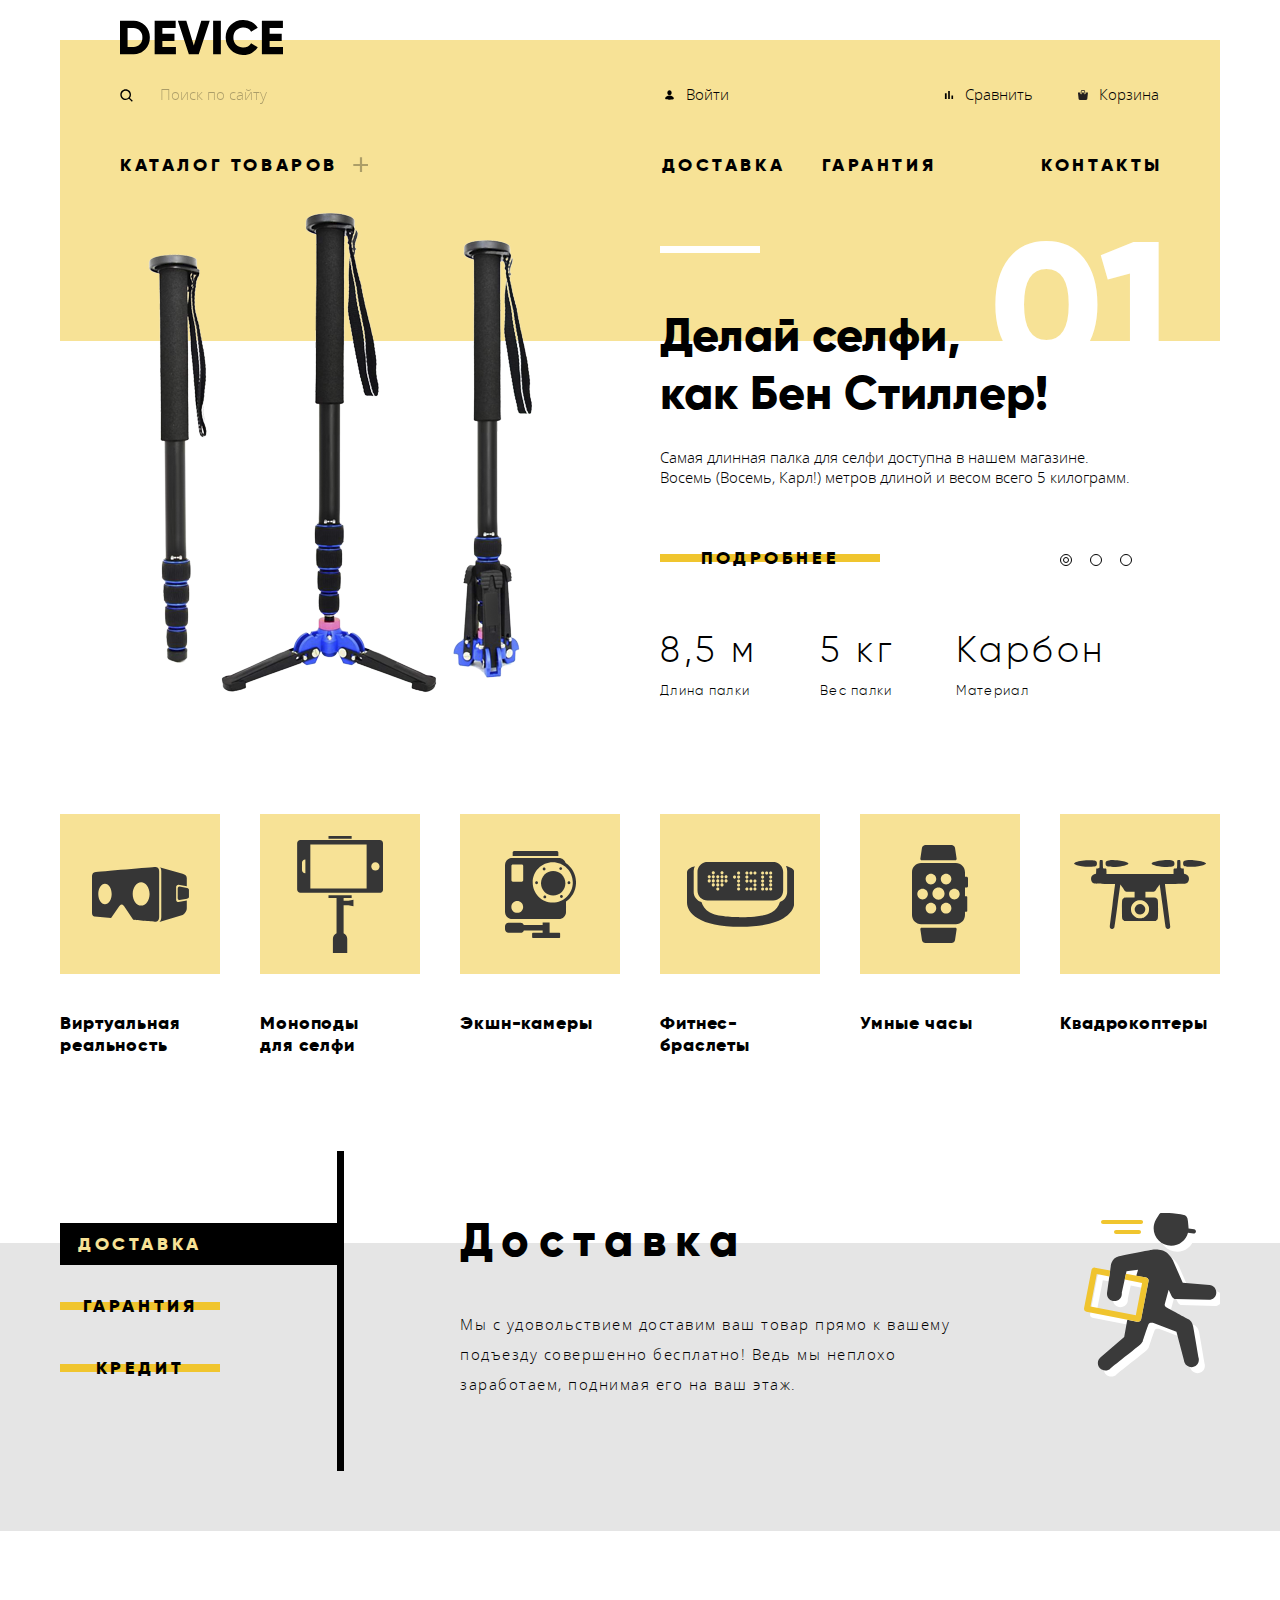
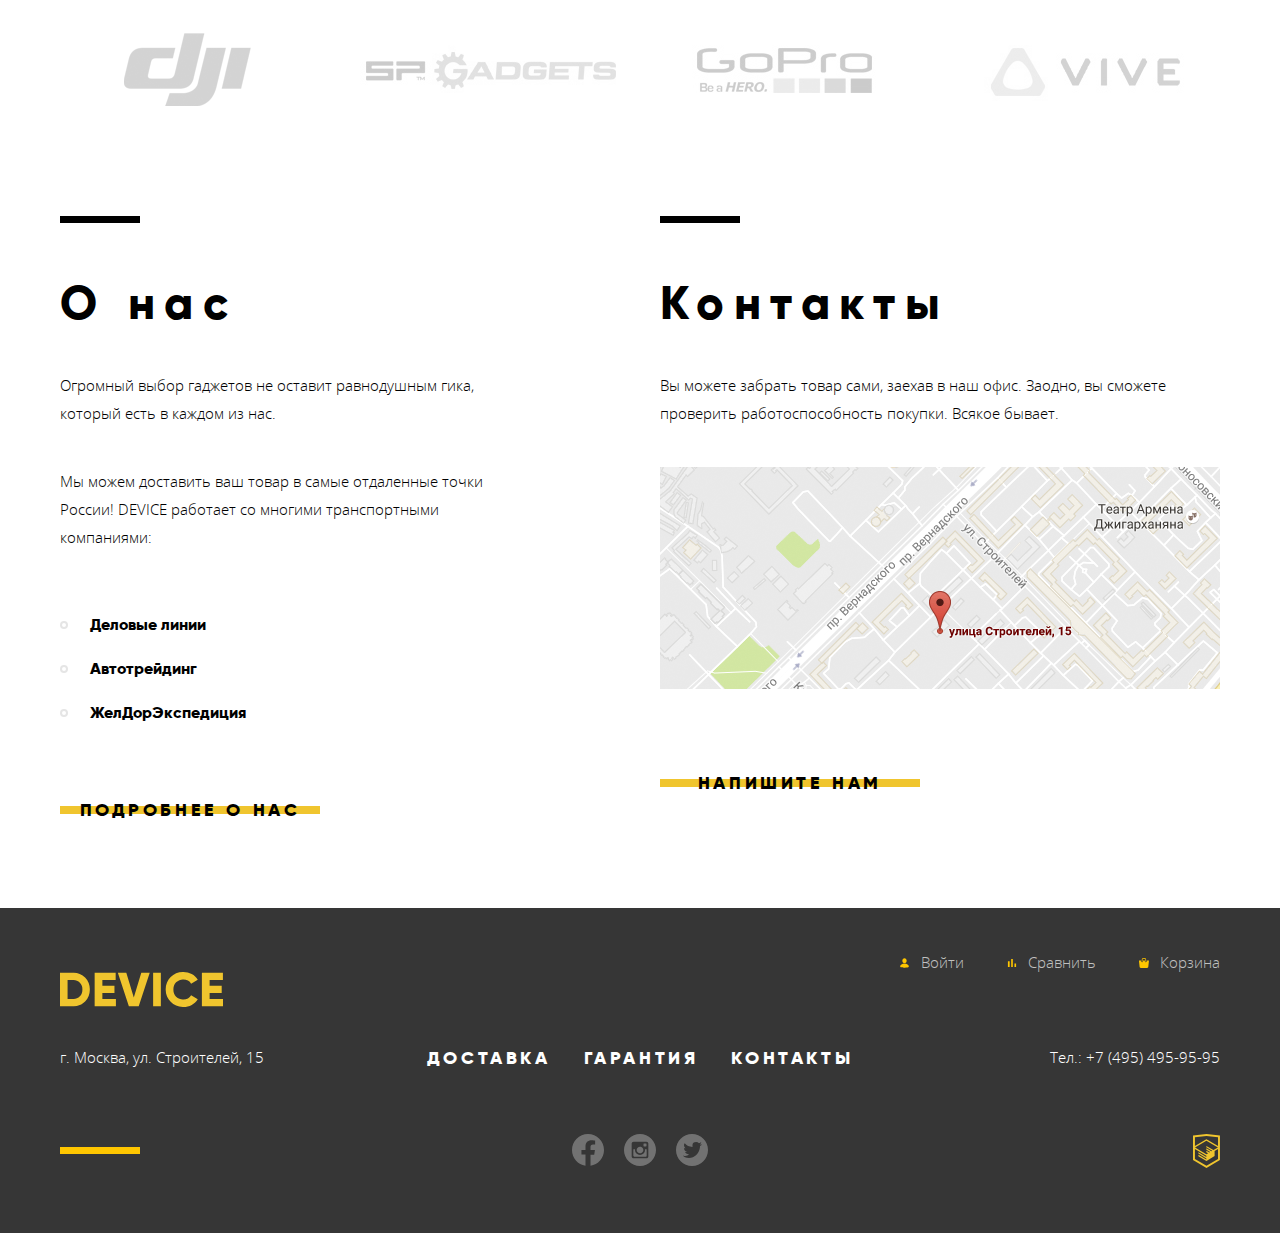
<file: index.html>
<!DOCTYPE html>
<html lang="ru">
<head>
  <meta charset="utf-8">
  <title>HTML Academy: Девайс</title>
  <link rel="icon" href="favicon.ico">
  <link rel="stylesheet" href="css/normalize.css">
  <link rel="stylesheet" href="css/style.css">
</head>
<body>
  <header>
    <nav class="nav-header-bar">
      <div class="nav-wrapper">
        <a class="logo" href="#">
          <img src="img/device_header.svg" width="163" height="35" alt="Девайс">
        </a>
        <div class="nav-user">
          <form class="search" action="https://echo.htmlacademy.ru" method="post">
            <label class="visually-hidden" for="search">Поиск</label>
            <input type="search" id="search" placeholder="Поиск по сайту">
            <button class="search-button" type="submit">НАЙТИ</button>
          </form>
          <section class="user-items">
            <div>
              <a class="user-item log" href="#">Войти</a>
            </div>
            <div>
              <a class="user-item compare" href="#">Сравнить</a>
              <a class="user-item cart" href="#">Корзина</a>
            </div>
          </section>
        </div>
        <ul class="nav-main landing-page">
          <li><a class="catalog" href="#">Каталог товаров</a>
            <div class="dropdown-catalog-menu">
              <ul>
                <li><a href="#">Виртуальная реальность</a></li>
                <li><a href="catalog.html">Моноподы для селфи</a></li>
                <li><a href="#">Экшн-камеры</a></li>
              </ul>
              <ul>
                <li><a href="#">Фитнесс-браслеты</a></li>
                <li><a href="#">Умные часы</a></li>
              </ul>
              <ul>
                <li><a href="#">Квадрокоптер</a></li>
              </ul>
            </div>
          </li>
          <li><a class="nav-main-item" href="#">Доставка</a></li>
          <li><a class="nav-main-item" href="#">Гарантия</a></li>
          <li><a class="nav-main-item" href="#">Контакты</a></li>
        </ul>
      </div>
    </nav>
  </header>
  <main>
    <h1 class="visually-hidden">Главная страница магазина "Девайс"</h1>
    <section class="promoblock">
      <div class="container">
        <article class="slider-item slide-current">
          <img class="slider-img" src="img/selfie_sticks.png" width="384" height="486" alt="Селфи-палки">
          <div class="slider-info">
            <h1 class="slider-head">Делай селфи,<br>как Бен Стиллер!</h1>
            <p class="slider description">Самая длинная палка для селфи доступна в нашем магазине.<br>
              Восемь (Восемь, Карл!) метров длиной и весом вcего 5 килограмм.</p>
            <a class="button" href="#">Подробнее</a>
            <dl class="features">
              <div class="feature-item">
                <dt class="feature-name">Длина палки</dt>
                <dd class="feature-value">8,5 м</dd>
              </div>
              <div class="feature-item">
                <dt class="feature-name">Вес палки</dt>
                <dd class="feature-value">5 кг</dd>
              </div>
              <div class="feature-item">
                <dt class="feature-name">Материал</dt>
                <dd class="feature-value">Карбон</dd>
              </div>
            </dl>
          </div>
        </article>
        <article class="slider-item">
          <img class="slider-img" src="img/bracelet.png" width="345" height="483" alt="Фитнес-браслет">
          <div class="slider-info">
            <h1 class="slider-head">Худеем<br>правильно!</h1>
            <p class="slider description">Мотивирующие фитнес-браслеты помогут найти в себе силы<br>
              не пропускать занятия и соблюдать диету.</p>
            <a class="button" href="#">Подробнее</a>
            <dl class="features">
              <div class="feature-item">
                <dt class="feature-name">Без подзарядки</dt>
                <dd class="feature-value">48 часов</dd>
              </div>
            </dl>
          </div>
        </article>
        <article class="slider-item">
          <img class="slider-img" src="img/drone.png" width="526" height="334" alt="Квадрокоптер">
          <div class="slider-info">
            <h1 class="slider-head">Порхает как бабочка,<br>жалит как пчела!</h1>
            <p class="slider description">Этот обычный, на первый взгляд, квадрокоптер оснащен<br>
              мощным лазером, замаскированным под стандартную камеру.
            </p>
            <a class="button" href="#">Подробнее</a>
            <dl class="features">
              <div class="feature-item">
                <dt class="feature-name">Дальность полета</dt>
                <dd class="feature-value">800 м</dd>
              </div>
              <div class="feature-item">
                <dt class="feature-name">Радиус поражения</dt>
                <dd class="feature-value">50 м</dd>
              </div>
            </dl>
          </div>
        </article>
      </div>
      <div class="slider-controls">
        <button class="slider-button current-slide-button" type="button" aria-label="Первый слайд"></button>
        <button class="slider-button" type="button" aria-label="Второй слайд"></button>
        <button class="slider-button" type="button" aria-label="Третий слайд"></button>
      </div>
    </section>
    <section class="container">
      <ul class="goods-nav">
        <li class="goods">
          <a href="#">
            <div class="goods-img">
              <svg width="97" height="55" viewBox="0 0 97 55" fill="none" xmlns="http://www.w3.org/2000/svg">
                <path d="M84.131 32.639V20.003C84.131 18.694 85.176 17.633 86.466 17.633L94.792 19.2141V11.02C94.792 8.66505 93.084 7.58905 90.59 6.75505L67.403 0.175049C69.019 .56605 69.292 2.21505 69.292 4.57105V49.78C69.292 52.136 68.842 53.8461 67.325 54.9901L90.59 47.925C92.991 47.092 94.792 43.709 94.792 41.3531V33.44L86.466 35.007C85.176 35.009 84.131 33.947 84.131 32.639Z" fill="#363636" />
                <path d="M95.129 20.979L87.531 19.535C86.523 19.535 85.707 20.364 85.707 21.386V31.254C85.707 32.277 86.523 33.106 87.531 33.106L95.129 31.675C96.283 31.256 96.953 30.846 96.953 29.823V22.83C96.953 21.808 96.187 21.323 95.129 20.979Z" fill="#363636" />
                <path d="M67.1699 4.48303C67.1699 -0.596972 62.9379 0.0240287 62.9379 0.0240287C62.9379 0.0240287 5.83193 4.73803 2.83793 5.14503C-0.156074 5.55203 0.000926298 9.53203 0.000926298 9.53203C0.000926298 9.53203 -7.37024e-05 42.069 -7.37024e-05 45.812C-7.37024e-05 49.555 2.59893 49.565 2.59893 49.565L19.0759 50.968L27.2119 39.3C27.2119 39.3 28.3209 37.472 29.7169 37.472C31.1139 37.472 32.1489 39.333 32.1489 39.333L41.2099 52.854C41.2099 52.854 60.1049 54.763 63.7309 54.763C67.3569 54.762 67.1699 49.739 67.1699 49.739C67.1699 49.739 67.1699 9.56303 67.1699 4.48303ZM12.9819 37.192C9.28393 37.192 6.28593 32.591 6.28593 26.917C6.28593 21.243 9.28393 16.642 12.9819 16.642C16.6799 16.642 19.6779 21.243 19.6779 26.917C19.6779 32.591 16.6799 37.192 12.9819 37.192ZM49.1399 38.618C44.4779 38.618 40.6989 33.379 40.6989 26.917C40.6989 20.454 44.4789 15.215 49.1399 15.215C53.8019 15.215 57.5819 20.454 57.5819 26.917C57.5819 33.379 53.8019 38.618 49.1399 38.618Z" fill="#363636" /></svg>
            </div>
            <p>Виртуальная реальность</p>
          </a>
        </li>
        <li class="goods">
          <a href="catalog.html">
            <div class="goods-img">
              <svg width="86" height="117" viewBox="0 0 86 117" fill="none" xmlns="http://www.w3.org/2000/svg">
                <path d="M82.8211 4.01099H3.33009C1.56909 4.01099 0.14209 5.43799 0.14209 7.19899V53.612C0.14209 55.375 1.56909 56.801 3.33009 56.801H82.8221C84.5841 56.801 86.0111 55.374 86.0111 53.612V7.19899C86.0111 5.43799 84.5831 4.01099 82.8211 4.01099ZM8.39209 37.236H8.16609C6.40409 37.236 4.97709 35.807 4.97709 34.047V26.764C4.97709 25.003 6.40409 23.576 8.16609 23.576H8.39209V37.236ZM69.6231 52.408H13.3411V8.40199H69.6231V52.408ZM78.4001 34.552C76.1111 34.552 74.2541 32.697 74.2541 30.405C74.2541 28.113 76.1101 26.258 78.4001 26.258C80.6911 26.258 82.5481 28.113 82.5481 30.405C82.5481 32.697 80.6911 34.552 78.4001 34.552Z" fill="#363636" />
                <path d="M54.6541 0H31.4971V2.758H54.6541V0Z" fill="#363636" />
                <path d="M46.608 64.861V61.888H54.654V59.13H31.498V61.888H39.543V97.134C37.404 98.072 35.908 100.206 35.908 102.693V117H50.243V102.693C50.243 100.207 48.748 98.072 46.607 97.136V69.146H51.403L56.454 70.359V63.648L51.403 64.861H46.608Z" fill="#363636" /></svg>
            </div>
            <p>Моноподы<br> для селфи</p>
          </a>
        </li>
        <li class="goods">
          <a href="#">
            <div class="goods-img">
              <svg width="71" height="87" viewBox="0 0 71 87" fill="none" xmlns="http://www.w3.org/2000/svg">
                <path d="M53.3491 1.49C53.3491 0.754 52.7711 0 52.0381 0H9.05312C8.32012 0 7.67212 0.754 7.67212 1.49V5.012H53.3481V1.49H53.3491Z" fill="#363636" />
                <path d="M54.202 81.809H44.605V71.426H37.647V73.933H18.774C18.237 72.679 17.017 71.785 15.593 71.785H3.559C1.642 71.784 0 73.387 0 75.311V78.329C0 80.253 1.642 81.809 3.559 81.809H15.594C17.105 81.809 18.386 80.913 18.863 79.483H37.648V81.809H28.13C27.597 81.809 27.12 82.246 27.12 82.781V85.953C27.12 86.488 27.598 87.001 28.13 87.001H54.202C54.735 87.001 55.132 86.488 55.132 85.953V82.78C55.132 82.245 54.735 81.809 54.202 81.809Z" fill="#363636" />
                <path d="M60.666 12.05C59.805 9.113 57.099 7 53.895 7H7.148C3.25 7 0 10.109 0 14.021V60.921C0 64.833 3.25 68.042 7.148 68.042H53.895C57.793 68.042 61.021 64.833 61.021 60.921V50.575C67.087 46.371 71.022 39.364 71.022 31.411C71.021 23.332 66.89 16.23 60.666 12.05ZM12.238 61.811C8.979 61.811 6.337 59.161 6.337 55.89C6.337 52.62 8.979 49.968 12.238 49.968C15.497 49.968 18.14 52.62 18.14 55.89C18.14 59.161 15.497 61.811 12.238 61.811ZM18.199 29.206C18.199 29.992 17.564 30.628 16.781 30.628H7.841C7.058 30.628 6.423 29.991 6.423 29.206V15.046C6.423 14.26 7.058 13.623 7.841 13.623H16.78C17.563 13.623 18.198 14.26 18.198 15.046L18.199 29.206ZM47.762 51.518C36.686 51.518 27.705 42.508 27.705 31.395C27.705 20.282 36.685 11.271 47.762 11.271C58.839 11.271 67.82 20.281 67.82 31.395C67.82 42.509 58.839 51.518 47.762 51.518Z" fill="#363636" />
                <path d="M48.188 44.458C54.9192 44.458 60.376 38.9829 60.376 32.229C60.376 25.4751 54.9192 20 48.188 20C41.4568 20 36 25.4751 36 32.229C36 38.9829 41.4568 44.458 48.188 44.458Z" fill="#363636" />
                <path d="M31.562 33.171C32.3545 33.171 32.997 32.5286 32.997 31.736C32.997 30.9435 32.3545 30.301 31.562 30.301C30.7694 30.301 30.127 30.9435 30.127 31.736C30.127 32.5286 30.7694 33.171 31.562 33.171Z" fill="#363636" />
                <path d="M63.9631 33.171C64.7556 33.171 65.3981 32.5286 65.3981 31.736C65.3981 30.9435 64.7556 30.301 63.9631 30.301C63.1705 30.301 62.5281 30.9435 62.5281 31.736C62.5281 32.5286 63.1705 33.171 63.9631 33.171Z" fill="#363636" />
                <path d="M39.1091 19.429C39.9016 19.429 40.5441 18.7865 40.5441 17.994C40.5441 17.2015 39.9016 16.559 39.1091 16.559C38.3165 16.559 37.6741 17.2015 37.6741 17.994C37.6741 18.7865 38.3165 19.429 39.1091 19.429Z" fill="#363636" />
                <path d="M56.4151 46.912C57.2049 46.912 57.8451 46.2691 57.8451 45.476C57.8451 44.6829 57.2049 44.04 56.4151 44.04C55.6253 44.04 54.9851 44.6829 54.9851 45.476C54.9851 46.2691 55.6253 46.912 56.4151 46.912Z" fill="#363636" />
                <path d="M55.697 19C56.4895 19 57.132 18.3575 57.132 17.565C57.132 16.7725 56.4895 16.13 55.697 16.13C54.9044 16.13 54.262 16.7725 54.262 17.565C54.262 18.3575 54.9044 19 55.697 19Z" fill="#363636" />
                <path d="M39.8281 47.341C40.6206 47.341 41.2631 46.6985 41.2631 45.906C41.2631 45.1135 40.6206 44.471 39.8281 44.471C39.0355 44.471 38.3931 45.1135 38.3931 45.906C38.3931 46.6985 39.0355 47.341 39.8281 47.341Z" fill="#363636" /></svg>
            </div>
            <p>Экшн-камеры</p>
          </a>
        </li>
        <li class="goods">
          <a href="#">
            <div class="goods-img">
              <svg width="107" height="65" viewBox="0 0 107 65" fill="none" xmlns="http://www.w3.org/2000/svg">
                <path d="M98.967 4.07397C99.719 5.51497 100.176 7.15398 100.176 8.89197V29.994C100.176 34.61 97.084 38.521 92.93 39.894C91.605 43.881 89.152 47.748 84.879 50.326C76.203 55.557 53.755 55.163 53.681 55.163C53.603 55.163 31.168 55.558 22.492 50.326C18.276 47.781 15.784 43.979 14.45 40.047C10.032 38.838 6.694 34.796 6.694 29.994V8.89297C6.694 7.20497 7.121 5.61097 7.833 4.19997C4.17 5.10897 0 6.91797 0 10.434C0 16.677 0 36.121 0 40.417C0 50.668 11.839 64.85 53.657 64.85C95.477 64.85 107.314 50.668 107.314 40.417C107.314 36.121 107.314 16.677 107.314 10.434C107.313 6.74997 102.738 4.93997 98.967 4.07397Z" fill="#363636" />
                <path d="M20.5611 38.459H86.0841C91.6481 38.459 96.1581 33.946 96.1581 28.382V9.93499C96.1581 4.37199 91.6481 -0.140015 86.0841 -0.140015H20.5611C14.9971 -0.140015 10.4861 4.37099 10.4861 9.93499V28.382C10.4861 33.946 14.9971 38.459 20.5611 38.459ZM83.6951 9.46799C84.5621 9.46799 85.2641 10.171 85.2641 11.038C85.2641 11.904 84.5621 12.607 83.6951 12.607C82.8281 12.607 82.1271 11.904 82.1271 11.038C82.1271 10.17 82.8281 9.46799 83.6951 9.46799ZM83.6951 13.507C84.5621 13.507 85.2641 14.21 85.2641 15.075C85.2641 15.942 84.5621 16.644 83.6951 16.644C82.8281 16.644 82.1271 15.942 82.1271 15.075C82.1271 14.21 82.8281 13.507 83.6951 13.507ZM83.6951 17.546C84.5621 17.546 85.2641 18.248 85.2641 19.115C85.2641 19.981 84.5621 20.684 83.6951 20.684C82.8281 20.684 82.1271 19.981 82.1271 19.115C82.1271 18.248 82.8281 17.546 83.6951 17.546ZM83.6951 21.373C84.5621 21.373 85.2641 22.077 85.2641 22.942C85.2641 23.809 84.5621 24.51 83.6951 24.51C82.8281 24.51 82.1271 23.809 82.1271 22.942C82.1271 22.076 82.8281 21.373 83.6951 21.373ZM83.6951 25.412C84.5621 25.412 85.2641 26.114 85.2641 26.981C85.2641 27.846 84.5621 28.549 83.6951 28.549C82.8281 28.549 82.1271 27.845 82.1271 26.981C82.1271 26.114 82.8281 25.412 83.6951 25.412ZM79.6561 9.46799C80.5231 9.46799 81.2241 10.171 81.2241 11.038C81.2241 11.904 80.5231 12.607 79.6561 12.607C78.7911 12.607 78.0881 11.904 78.0881 11.038C78.0881 10.17 78.7911 9.46799 79.6561 9.46799ZM79.6561 25.412C80.5231 25.412 81.2241 26.114 81.2241 26.981C81.2241 27.846 80.5231 28.549 79.6561 28.549C78.7911 28.549 78.0881 27.845 78.0881 26.981C78.0881 26.114 78.7911 25.412 79.6561 25.412ZM75.6191 9.46799C76.4841 9.46799 77.1871 10.171 77.1871 11.038C77.1871 11.904 76.4841 12.607 75.6191 12.607C74.7521 12.607 74.0501 11.904 74.0501 11.038C74.0501 10.17 74.7521 9.46799 75.6191 9.46799ZM75.6191 13.507C76.4841 13.507 77.1871 14.21 77.1871 15.075C77.1871 15.942 76.4841 16.644 75.6191 16.644C74.7521 16.644 74.0501 15.942 74.0501 15.075C74.0501 14.21 74.7521 13.507 75.6191 13.507ZM75.6191 17.546C76.4841 17.546 77.1871 18.248 77.1871 19.115C77.1871 19.981 76.4841 20.684 75.6191 20.684C74.7521 20.684 74.0501 19.981 74.0501 19.115C74.0501 18.248 74.7521 17.546 75.6191 17.546ZM75.6191 21.373C76.4841 21.373 77.1871 22.077 77.1871 22.942C77.1871 23.809 76.4841 24.51 75.6191 24.51C74.7521 24.51 74.0501 23.809 74.0501 22.942C74.0501 22.076 74.7521 21.373 75.6191 21.373ZM75.6191 25.412C76.4841 25.412 77.1871 26.114 77.1871 26.981C77.1871 27.846 76.4841 28.549 75.6191 28.549C74.7521 28.549 74.0501 27.845 74.0501 26.981C74.0501 26.114 74.7521 25.412 75.6191 25.412ZM67.9651 9.46799C68.8321 9.46799 69.5331 10.171 69.5331 11.038C69.5331 11.904 68.8321 12.607 67.9651 12.607C67.0981 12.607 66.3971 11.904 66.3971 11.038C66.3961 10.17 67.1001 9.46799 67.9651 9.46799ZM67.9651 17.546C68.8321 17.546 69.5331 18.248 69.5331 19.115C69.5331 19.981 68.8321 20.684 67.9651 20.684C67.0981 20.684 66.3971 19.981 66.3971 19.115C66.3961 18.248 67.1001 17.546 67.9651 17.546ZM67.9651 21.427C68.8321 21.427 69.5331 22.128 69.5331 22.995C69.5331 23.86 68.8321 24.564 67.9651 24.564C67.0981 24.564 66.3971 23.86 66.3971 22.995C66.3961 22.128 67.1001 21.427 67.9651 21.427ZM67.9651 25.412C68.8321 25.412 69.5331 26.114 69.5331 26.981C69.5331 27.846 68.8321 28.549 67.9651 28.549C67.0981 28.549 66.3971 27.845 66.3971 26.981C66.3961 26.114 67.1001 25.412 67.9651 25.412ZM63.9261 9.46799C64.7931 9.46799 65.4961 10.171 65.4961 11.038C65.4961 11.904 64.7931 12.607 63.9261 12.607C63.0611 12.607 62.3571 11.904 62.3571 11.038C62.3561 10.17 63.0611 9.46799 63.9261 9.46799ZM63.9261 17.546C64.7931 17.546 65.4961 18.248 65.4961 19.115C65.4961 19.981 64.7931 20.684 63.9261 20.684C63.0611 20.684 62.3571 19.981 62.3571 19.115C62.3561 18.248 63.0611 17.546 63.9261 17.546ZM63.9261 25.412C64.7931 25.412 65.4961 26.114 65.4961 26.981C65.4961 27.846 64.7931 28.549 63.9261 28.549C63.0611 28.549 62.3571 27.845 62.3571 26.981C62.3561 26.114 63.0611 25.412 63.9261 25.412ZM59.8881 9.46799C60.7531 9.46799 61.4571 10.171 61.4571 11.038C61.4571 11.904 60.7531 12.607 59.8881 12.607C59.0211 12.607 58.3201 11.904 58.3201 11.038C58.3191 10.17 59.0211 9.46799 59.8881 9.46799ZM59.8881 13.507C60.7531 13.507 61.4571 14.21 61.4571 15.075C61.4571 15.942 60.7531 16.644 59.8881 16.644C59.0211 16.644 58.3201 15.942 58.3201 15.075C58.3191 14.21 59.0211 13.507 59.8881 13.507ZM59.8881 17.546C60.7531 17.546 61.4571 18.248 61.4571 19.115C61.4571 19.981 60.7531 20.684 59.8881 20.684C59.0211 20.684 58.3201 19.981 58.3201 19.115C58.3191 18.248 59.0211 17.546 59.8881 17.546ZM59.8881 25.412C60.7531 25.412 61.4571 26.114 61.4571 26.981C61.4571 27.846 60.7531 28.549 59.8881 28.549C59.0211 28.549 58.3201 27.845 58.3201 26.981C58.3191 26.114 59.0211 25.412 59.8881 25.412ZM51.5981 9.46799C52.4651 9.46799 53.1671 10.171 53.1671 11.038C53.1671 11.904 52.4651 12.607 51.5981 12.607C50.7311 12.607 50.0301 11.904 50.0301 11.038C50.0291 10.17 50.7311 9.46799 51.5981 9.46799ZM51.5981 13.507C52.4651 13.507 53.1671 14.21 53.1671 15.075C53.1671 15.942 52.4651 16.644 51.5981 16.644C50.7311 16.644 50.0301 15.942 50.0301 15.075C50.0291 14.21 50.7311 13.507 51.5981 13.507ZM51.5981 17.546C52.4651 17.546 53.1671 18.248 53.1671 19.115C53.1671 19.981 52.4651 20.684 51.5981 20.684C50.7311 20.684 50.0301 19.981 50.0301 19.115C50.0291 18.248 50.7311 17.546 51.5981 17.546ZM51.5981 21.427C52.4651 21.427 53.1671 22.128 53.1671 22.995C53.1671 23.86 52.4651 24.564 51.5981 24.564C50.7311 24.564 50.0301 23.86 50.0301 22.995C50.0291 22.128 50.7311 21.427 51.5981 21.427ZM51.5981 25.412C52.4651 25.412 53.1671 26.114 53.1671 26.981C53.1671 27.846 52.4651 28.549 51.5981 28.549C50.7311 28.549 50.0301 27.845 50.0301 26.981C50.0291 26.114 50.7311 25.412 51.5981 25.412ZM47.5591 13.507C48.4261 13.507 49.1271 14.21 49.1271 15.075C49.1271 15.942 48.4261 16.644 47.5591 16.644C46.6921 16.644 45.9901 15.942 45.9901 15.075C45.9901 14.21 46.6911 13.507 47.5591 13.507ZM39.0571 13.295C39.9221 13.295 40.6261 13.998 40.6261 14.863C40.6261 15.73 39.9221 16.432 39.0571 16.432C38.1901 16.432 37.4861 15.729 37.4861 14.863C37.4861 13.998 38.1891 13.295 39.0571 13.295ZM39.0571 17.333C39.9221 17.333 40.6261 18.036 40.6261 18.903C40.6261 19.769 39.9221 20.473 39.0571 20.473C38.1901 20.473 37.4861 19.769 37.4861 18.903C37.4861 18.036 38.1891 17.333 39.0571 17.333ZM35.0181 9.25499C35.8831 9.25499 36.5861 9.95799 36.5861 10.825C36.5861 11.691 35.8821 12.393 35.0181 12.393C34.1511 12.393 33.4491 11.69 33.4491 10.825C33.4491 9.95799 34.1501 9.25499 35.0181 9.25499ZM35.0181 13.295C35.8831 13.295 36.5861 13.998 36.5861 14.863C36.5861 15.73 35.8821 16.432 35.0181 16.432C34.1511 16.432 33.4491 15.729 33.4491 14.863C33.4491 13.998 34.1501 13.295 35.0181 13.295ZM35.0181 17.333C35.8831 17.333 36.5861 18.036 36.5861 18.903C36.5861 19.769 35.8821 20.473 35.0181 20.473C34.1511 20.473 33.4491 19.769 33.4491 18.903C33.4491 18.036 34.1501 17.333 35.0181 17.333ZM35.0181 21.373C35.8831 21.373 36.5861 22.077 36.5861 22.942C36.5861 23.809 35.8821 24.51 35.0181 24.51C34.1511 24.51 33.4491 23.809 33.4491 22.942C33.4491 22.076 34.1501 21.373 35.0181 21.373ZM30.7641 13.295C31.6311 13.295 32.3331 13.998 32.3331 14.863C32.3331 15.73 31.6311 16.432 30.7641 16.432C29.8971 16.432 29.1961 15.729 29.1961 14.863C29.1961 13.998 29.8971 13.295 30.7641 13.295ZM30.7641 17.333C31.6311 17.333 32.3331 18.036 32.3331 18.903C32.3331 19.769 31.6311 20.473 30.7641 20.473C29.8971 20.473 29.1961 19.769 29.1961 18.903C29.1961 18.036 29.8971 17.333 30.7641 17.333ZM30.7641 21.373C31.6311 21.373 32.3331 22.077 32.3331 22.942C32.3331 23.809 31.6311 24.51 30.7641 24.51C29.8971 24.51 29.1961 23.809 29.1961 22.942C29.1961 22.076 29.8971 21.373 30.7641 21.373ZM30.7641 25.412C31.6311 25.412 32.3331 26.114 32.3331 26.981C32.3331 27.846 31.6311 28.549 30.7641 28.549C29.8971 28.549 29.1961 27.845 29.1961 26.981C29.1961 26.114 29.8971 25.412 30.7641 25.412ZM26.3001 9.25499C27.1671 9.25499 27.8711 9.95799 27.8711 10.825C27.8711 11.691 27.1671 12.393 26.3001 12.393C25.4351 12.393 24.7311 11.69 24.7311 10.825C24.7311 9.95799 25.4351 9.25499 26.3001 9.25499ZM26.3001 13.295C27.1671 13.295 27.8711 13.998 27.8711 14.863C27.8711 15.73 27.1671 16.432 26.3001 16.432C25.4351 16.432 24.7311 15.729 24.7311 14.863C24.7311 13.998 25.4351 13.295 26.3001 13.295ZM26.3001 17.333C27.1671 17.333 27.8711 18.036 27.8711 18.903C27.8711 19.769 27.1671 20.473 26.3001 20.473C25.4351 20.473 24.7311 19.769 24.7311 18.903C24.7311 18.036 25.4351 17.333 26.3001 17.333ZM26.3001 21.373C27.1671 21.373 27.8711 22.077 27.8711 22.942C27.8711 23.809 27.1671 24.51 26.3001 24.51C25.4351 24.51 24.7311 23.809 24.7311 22.942C24.7311 22.076 25.4351 21.373 26.3001 21.373ZM22.2631 13.295C23.1281 13.295 23.8321 13.998 23.8321 14.863C23.8321 15.73 23.1281 16.432 22.2631 16.432C21.3961 16.432 20.6941 15.729 20.6941 14.863C20.6941 13.998 21.3961 13.295 22.2631 13.295ZM22.2631 17.333C23.1281 17.333 23.8321 18.036 23.8321 18.903C23.8321 19.769 23.1281 20.473 22.2631 20.473C21.3961 20.473 20.6941 19.769 20.6941 18.903C20.6941 18.036 21.3961 17.333 22.2631 17.333Z" fill="#363636" /></svg>
            </div>
            <p>Фитнес-браслеты</p>
          </a>
        </li>
        <li class="goods">
          <a href="#">
            <div class="goods-img">
              <svg width="56" height="98" viewBox="0 0 56 98" fill="none" xmlns="http://www.w3.org/2000/svg">
                <path d="M54.494 31.826H52.979V27.186C52.979 22.134 48.892 18 43.897 18H9.082C4.086 18.001 0 22.134 0 27.186V70.054C0 75.106 4.087 79.239 9.083 79.239H43.898C48.893 79.239 52.98 75.106 52.98 70.054V66.639H54.495C54.91 66.639 55.252 66.295 55.252 65.875V52.096C55.252 51.675 54.91 51.33 54.495 51.33H52.98V42.542H54.495C55.327 42.542 56.009 41.854 56.009 41.011V33.357C56.008 32.515 55.326 31.826 54.494 31.826ZM34.082 28.717C37.008 28.717 39.381 31.115 39.381 34.075C39.381 37.035 37.008 39.433 34.082 39.433C31.156 39.433 28.784 37.035 28.784 34.075C28.784 31.115 31.156 28.717 34.082 28.717ZM18.945 28.717C21.87 28.717 24.243 31.115 24.243 34.075C24.243 37.035 21.87 39.433 18.945 39.433C16.019 39.433 13.647 37.035 13.647 34.075C13.647 31.115 16.019 28.717 18.945 28.717ZM5.297 49.026C5.297 46.067 7.668 43.668 10.595 43.668C13.521 43.668 15.893 46.067 15.893 49.026C15.893 51.985 13.52 54.384 10.595 54.384C7.668 54.385 5.297 51.985 5.297 49.026ZM18.945 68.523C16.019 68.523 13.647 66.125 13.647 63.165C13.647 60.205 16.019 57.807 18.945 57.807C21.87 57.807 24.243 60.205 24.243 63.165C24.243 66.125 21.87 68.523 18.945 68.523ZM20.435 48.62C20.435 45.238 23.146 42.496 26.49 42.496C29.834 42.496 32.545 45.238 32.545 48.62C32.545 52.002 29.834 54.744 26.49 54.744C23.146 54.743 20.435 52.002 20.435 48.62ZM34.082 68.523C31.156 68.523 28.784 66.125 28.784 63.165C28.784 60.205 31.156 57.807 34.082 57.807C37.008 57.807 39.381 60.205 39.381 63.165C39.381 66.125 37.008 68.523 34.082 68.523ZM42.384 54.385C39.457 54.385 37.086 51.986 37.086 49.027C37.086 46.068 39.457 43.669 42.384 43.669C45.31 43.669 47.682 46.068 47.682 49.027C47.682 51.985 45.31 54.385 42.384 54.385Z" fill="#363636" />
                <path d="M9.646 15.31H43.333C44.176 15.31 44.765 14.629 44.639 13.796L43.023 3.028C43.023 3.028 43.023 3.027 43.021 3.026C42.771 1.362 41.189 0 39.506 0H13.474C11.788 0 10.206 1.362 9.957 3.028L8.342 13.795C8.217 14.628 8.803 15.31 9.646 15.31Z" fill="#363636" />
                <path d="M43.333 82.671H9.646C8.803 82.671 8.217 83.354 8.342 84.187L9.957 94.954C10.207 96.62 11.789 97.982 13.473 97.982H39.505C41.189 97.982 42.771 96.62 43.022 94.956C43.022 94.955 43.022 94.955 43.022 94.954L44.637 84.187C44.765 83.354 44.176 82.671 43.333 82.671Z" fill="#363636" /></svg>
            </div>
            <p>Умные часы</p>
          </a>
        </li>
        <li class="goods">
          <a href="#">
            <div class="goods-img">
              <svg width="132" height="69" viewBox="0 0 132 69" fill="none" xmlns="http://www.w3.org/2000/svg">
                <path d="M12.0523 0.257888C6.50738 0.745188 1.83838 1.8507 0.575275 2.9303C-0.147425 3.5465 -0.147425 3.5465 0.342875 4.0865C0.987375 4.8062 4.05628 5.73148 7.59048 6.32278C11.5885 6.99078 20.1003 7.0162 21.3136 6.3741C22.5255 5.7061 22.9376 4.96045 22.9376 3.39265C22.9376 1.77395 22.3185 0.976664 20.7198 0.540164C19.274 0.154263 14.9415 -1.19209e-05 12.0523 0.257888Z" fill="#363636" />
                <path d="M25.7744 0.488258C25.645 0.771454 25.5161 2.59617 25.5161 4.60007C25.5161 8.66107 25.6714 8.37838 23.3242 8.53318L22.2934 8.61028L22.164 11.1547L22.0351 13.6986L20.8486 13.9818C18.2695 14.6498 16.8496 16.577 17.0571 19.2762C17.185 21.2034 18.0879 22.617 19.6357 23.3631C20.7446 23.8763 21.1054 23.9012 30.8818 23.9012C36.4267 23.9012 41.019 23.9798 41.0703 24.0819C41.1211 24.2103 39.9609 33.4891 38.4907 44.7206C37.0459 55.9511 35.8076 65.7177 35.7822 66.3866C35.7309 68.0038 36.6084 69.0077 38.1299 69.0077C39.3672 69.0077 40.1416 68.3661 40.4512 67.1063C40.5806 66.5926 41.9468 56.7733 43.4693 45.285C44.9913 33.8221 46.3321 24.4163 46.4097 24.4163C46.5127 24.4163 47.4927 25.8294 48.6021 27.552C51.542 32.178 51.001 31.8689 56.2374 31.8689H60.5958V34.6711V37.4987L55.463 37.5758C50.7428 37.6529 50.253 37.7028 49.5817 38.191C48.0089 39.3482 47.9567 39.606 47.9567 49.1676C47.9567 58.7018 47.9831 58.9596 49.4792 60.2174L50.3303 60.9127H66.0129H81.6955L82.5461 60.2174C84.0422 58.9596 84.0666 58.7018 84.0666 49.1676C84.0666 39.6061 84.0158 39.3483 82.4436 38.191C81.7727 37.7027 81.2825 37.6529 76.5618 37.5758L71.43 37.4987V34.6711V31.8689H75.7894C81.0238 31.8689 80.4828 32.178 83.4232 27.552C84.5336 25.8293 85.513 24.4163 85.6166 24.4163C85.6928 24.4163 87.0355 33.8221 88.5561 45.285C90.0786 56.7733 91.4457 66.5926 91.5747 67.1063C91.8843 68.3661 92.6567 69.0077 93.896 69.0077C95.4175 69.0077 96.2954 68.0038 96.2427 66.3866C96.2173 65.7177 94.979 55.9511 93.5337 44.7206C92.0649 33.4892 90.9028 24.2103 90.9556 24.0819C91.0064 23.9798 95.5972 23.9012 101.145 23.9012C110.92 23.9012 111.281 23.8763 112.389 23.3631C113.937 22.617 114.839 21.2034 114.968 19.2762C115.175 16.577 113.757 14.6497 111.177 13.9818L109.99 13.6986L109.863 11.1547L109.734 8.61028L108.702 8.53318C106.355 8.37838 106.508 8.66107 106.508 4.60007C106.508 2.59617 106.38 0.771454 106.251 0.488258C106.045 0.128357 105.708 -2.28882e-05 104.884 -2.28882e-05C104.265 -2.28882e-05 103.646 0.128365 103.464 0.308571C103.258 0.514168 103.155 1.7739 103.155 4.2407C103.155 6.708 103.052 7.96778 102.845 8.17278C102.665 8.35248 101.944 8.48088 101.196 8.48088C99.5698 8.48088 99.5444 8.53308 99.5444 11.5913V13.8784H66.0127H32.4805V11.5913C32.4805 8.53318 32.4556 8.48088 30.8306 8.48088C30.0821 8.48088 29.3604 8.35248 29.1802 8.17278C28.9727 7.96768 28.8701 6.708 28.8701 4.2407C28.8701 1.7739 28.7671 0.514069 28.5605 0.308571C28.3798 0.128365 27.7602 -2.28882e-05 27.1416 -2.28882e-05C26.3169 -2.28882e-05 25.9814 0.128456 25.7744 0.488258ZM68.6172 40.6084C71.5059 41.5068 74.0088 44.001 74.7832 46.7764C75.2217 48.3194 75.0928 50.9922 74.499 52.5596C73.8027 54.4346 71.8144 56.5694 69.9336 57.4951C68.6436 58.1367 68.1797 58.2139 66.0127 58.2139C63.8462 58.2139 63.3818 58.1368 62.0923 57.4951C60.208 56.5693 58.2232 54.4346 57.5264 52.5596C56.9336 50.9922 56.8037 48.3194 57.2427 46.7764C57.9907 44.0528 60.4922 41.5069 63.3042 40.6084C65.3164 39.9659 66.6045 39.9659 68.6172 40.6084Z" fill="#363636" />
                <path d="M63.7941 44.4375C61.7575 45.3633 60.2873 48.0869 60.7253 50.168C61.4992 53.8448 65.5485 55.7207 68.7209 53.8701C70.7063 52.7119 71.7121 50.3232 71.1721 48.0869C70.6037 45.6963 68.4377 43.9492 66.0129 43.9492C65.3674 43.9493 64.3874 44.1807 63.7941 44.4375Z" fill="#363636" />
                <path d="M36.0918 0.154258C32.1714 0.822258 31.5786 1.28516 31.5786 3.59806C31.5786 5.42276 32.0425 6.01407 33.8467 6.55367C35.3965 7.01607 41.0191 7.06784 44.3467 6.68204C51.2075 5.85974 55.6685 4.13764 54.0454 2.93004C52.7803 2.03014 49.1431 1.05355 44.9912 0.539951C42.5156 0.231951 36.9951 -4.19617e-05 36.0918 0.154258Z" fill="#363636" />
                <path d="M89.4844 0.257861C83.1651 0.848161 77.6201 2.33895 77.6201 3.44385C77.6201 5.16605 85.4609 6.91355 93.25 6.93945C99.0537 6.93945 100.446 6.29734 100.446 3.59814C100.446 1.77394 99.8272 0.97656 98.0733 0.51416C96.4238 0.10256 92.3984 -3.86238e-05 89.4844 0.257861Z" fill="#363636" />
                <path d="M112.777 0.283252C110.996 0.514252 109.758 1.05377 109.346 1.77397C108.959 2.54447 109.036 4.67775 109.5 5.34575C110.428 6.65675 111.152 6.81104 116.569 6.81104C120.23 6.81104 122.37 6.68215 124.435 6.32275C127.969 5.73145 131.038 4.80617 131.683 4.08647C132.173 3.54647 132.173 3.54647 131.45 2.93027C130.11 1.79937 125.492 0.745161 119.534 0.257861C116.053 -0.0253386 115.046 -0.0253482 112.777 0.283252Z" fill="#363636" /></svg>
            </div>
            <p>Квадрокоптеры</p>
          </a>
        </li>
      </ul>
    </section>
    <section class="services-wrapper">
      <div class="container">
        <div class="services">
          <div class="buttons-wrapper">
            <ul class="service-buttons">
              <li><a class="button service-button current">Доставка</a></li>
              <li><a class="button service-button">Гарантия</a></li>
              <li><a class="button service-button">Кредит</a></li>
            </ul>
          </div>
          <ul class="service-sliders">
            <li class="service-info service-current">
              <div class="delivery">
                <h2>Доставка</h2>
                <p class="info description">Мы с удовольствием доставим ваш товар прямо к вашему<br>
                  подъезду совершенно бесплатно! Ведь мы неплохо<br>
                  заработаем, поднимая его на ваш этаж.</p>
              </div>
            </li>
            <li class="service-info">
              <div class="warranty">
                <h2>Гарантия</h2>
                <p class="info description">Если из-за возгорания купленного у нас товара у вас сгорит дом —<br>
                  не переживайте, мы выдадим вам новый.<br>
                  Товар, не дом, конечно же.</p>
              </div>
            </li>
            <li class="service-info">
              <div class="credit">
                <h2>Кредит</h2>
                <p class="info description">Залезть в долговую яму стало проще! Кредитные консультанты<br>
                  подберут для вас наиболее выгодные<br>
                  условия кредита. Выгодные для нашего банка, разумеется.</p>
              </div>
            </li>
          </ul>
        </div>
      </div>
    </section>
    <div class="brands-wrapper">
      <section class="brands container">
        <a class="dji" href="#"><img src="img/dji_hover.png" width="260" height="100" alt="dji"></a>
        <a class="spgadgets" href="#"><img src="img/spgadgets_hover.png" width="260" height="100" alt="spgadgets"></a>
        <a class="gopro" href="#"><img src="img/gopro_hover.png" width="260" height="100" alt="gopro"></a>
        <a class="vive" href="#"><img src="img/vive_hover.png" width="260" height="100" alt="vive"></a>
      </section>
    </div>
    <section class="about container">
      <div class="about-us">
        <h3 class="about-title">О нас</h3>
        <p>Огромный выбор гаджетов не оставит равнодушным гика,
          который есть в каждом из нас.</p>
        <p>Мы можем доставить ваш товар в самые отдаленные точки
          России! DEVICE работает со многими транспортными компаниями:</p>
        <ul class="delivery-partners">
          <li class="partner">Деловые линии</li>
          <li class="partner">Автотрейдинг</li>
          <li class="partner">ЖелДорЭкспедиция</li>
        </ul>
        <a class="button" href="#">Подробнее о нас</a>
      </div>
      <div class="contacts">
        <h3 class="contacts-title">Контакты</h3>
        <p>Вы можете забрать товар сами, заехав в наш офис. Заодно, вы сможете<br>
          проверить работоспособность покупки. Всякое бывает.</p>
          <a class="address-link" href="https://www.google.ru/maps/place/%D1%83%D0%BB.+%D0%A1%D1%82%D1%80%D0%BE%D0%B8%D1%82%D0%B5%D0%BB%D0%B5%D0%B9,+15,+%D0%9C%D0%BE%D1%81%D0%BA%D0%B2%D0%B0,+119311/@55.687034,37.5274293,17z/data=!3m1!4b1!4m5!3m4!1s0x46b54cf65f5c8955:0x694710ccd55501e!8m2!3d55.687031!4d37.529618">
        <img class="open-map" src="img/plug_map.png" width="560" height="222" alt="Карта">
      </a>
        <div class="modal-map">
          <button type="button" class="close" aria-label="Закрыть"></button>
          <iframe src="https://www.google.com/maps/embed?pb=!1m18!1m12!1m3!1d1283.3515186492439!2d37.52796555160026!3d55.686792379232905!2m3!1f0!2f0!3f0!3m2!1i1024!2i768!4f13.1!3m3!1m2!1s0x46b54cf65f5c8955%3A0x694710ccd55501e!2z0YPQuy4g0KHRgtGA0L7QuNGC0LXQu9C10LksIDE1LCDQnNC-0YHQutCy0LAsIDExOTMxMQ!5e0!3m2!1sru!2sru!4v1614293519263!5m2!1sru!2sru" width="960" height="572" style="border:0;" allowfullscreen="" loading="lazy"></iframe>
        </div>
        <a class="button write-us" href="form.html">Напишите нам</a>
      </div>
    </section>
  </main>
  <footer>
    <div class="container">
      <div class="footer-nav">
        <a href="index.html" class="logo-footer">
          <img src="img/device_footer.svg" width="163" height="35" alt="Девайс">
        </a>
        <div>
          <section class="nav-user-footer">
            <div>
              <a class="user-item footer log" href="#">Войти</a>
            </div>
            <div>
              <a class="user-item footer compare" href="#">Сравнить</a>
            </div>
            <div>
              <a class="user-item footer cart" href="#">Корзина</a>
            </div>
          </section>
        </div>
      </div>
      <div class="contact-info">
        <p class="address">г. Москва, ул. Строителей, 15</p>
        <a class="phone" href="tel:+74954959595">Тел.: +7 (495) 495-95-95</a>
        <ul class="nav-main-footer">
          <li class="nav-main-item-footer"><a href="#">Доставка</a></li>
          <li class="nav-main-item-footer"><a href="#">Гарантия</a></li>
          <li class="nav-main-item-footer"><a href="#">Контакты</a></li>
        </ul>
      </div>
      <div class="links">
        <div class="footer-rectangle"></div>
        <ul class="socials">
          <li class="social-item">
            <a href="#"><span class="visually-hidden">Фэйсбук</span><img src="img/facebook.svg" width="32" height="32" alt="Фэйсбук"></a>
          </li>
          <li class="social-item">
            <a href="#"><span class="visually-hidden">Инстаграм</span><img src="img/instagram.svg" width="32" height="32" alt="Инстаграм"></a>
          </li>
          <li class="social-item">
            <a href="#"><span class="visually-hidden">Твиттер</span><img src="img/twitter.svg" width="32" height="32" alt="Твиттер"></a>
          </li>
        </ul>
        <a class="logo-copyright" href="https://htmlacademy.ru/intensive/htmlcss">
          <img src="img/logo_htmlacademy.svg" width="27" height="34" alt="HTML Академия">
        </a>
      </div>
    </div>
  </footer>
  <section class="modal-feedback">
    <button type="button" class="close" aria-label="Закрыть"></button>
    <form class="modal-form" action="https://echo.htmlacademy.ru" method="post">
      <div class="user-data">
        <p class="name">
          <label for="name" class="label-form">Ваше имя:</label>
          <input class="username" id="name" type="text" placeholder="Имя Фамилия">
        </p>
        <p class="mail">
          <label for="mail" class="label-form">Ваш e-mail:</label>
          <input class="user-email" id="mail" type="email" placeholder="email@example.com">
        </p>
      </div>
      <p class="letter">
        <label for="letter" class="label-form">Текст письма:</label>
        <textarea class="letter-text" id="letter" placeholder="В свободной форме"></textarea>
      </p>
      <button class="button submit" type="submit">Отправить</button>
    </form>
  </section>
  <script src="js/write-us.js"></script>
  <script src="js/map.min.js"></script>
</body>
</html>
</file>
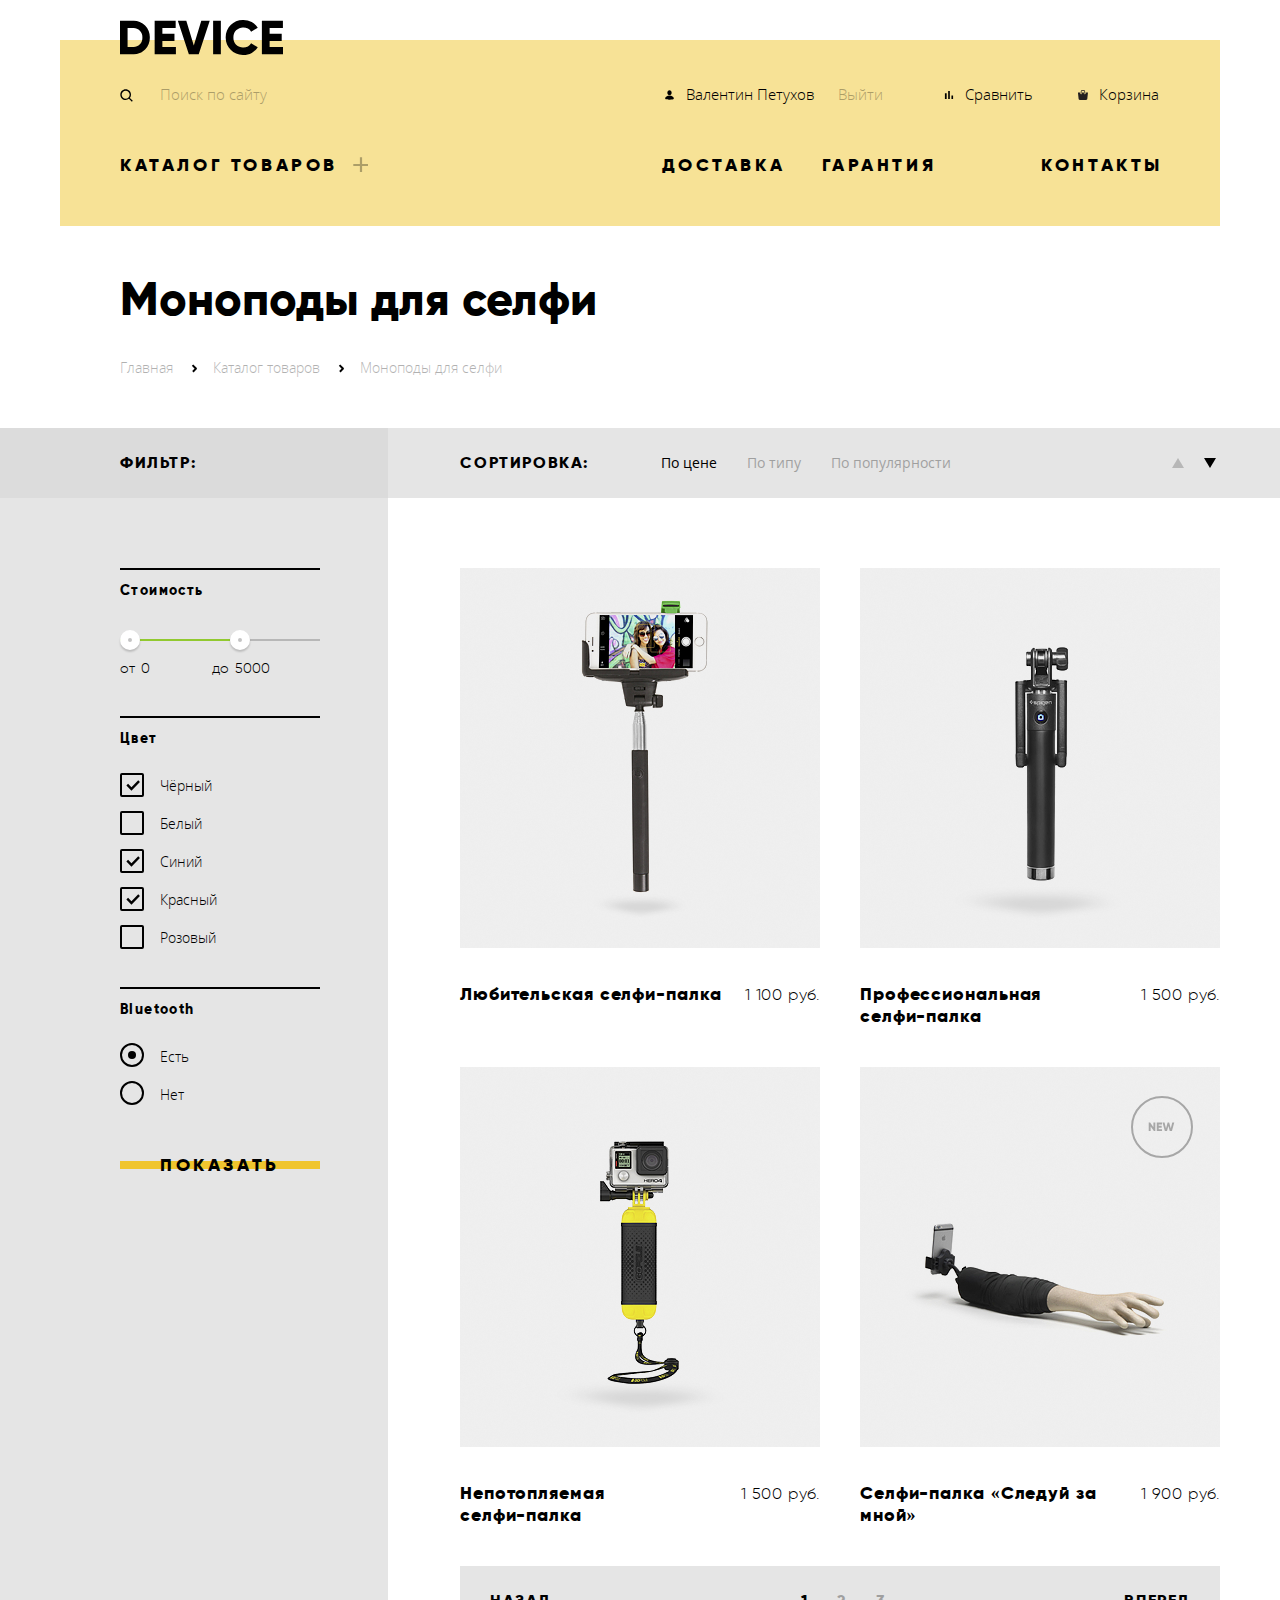
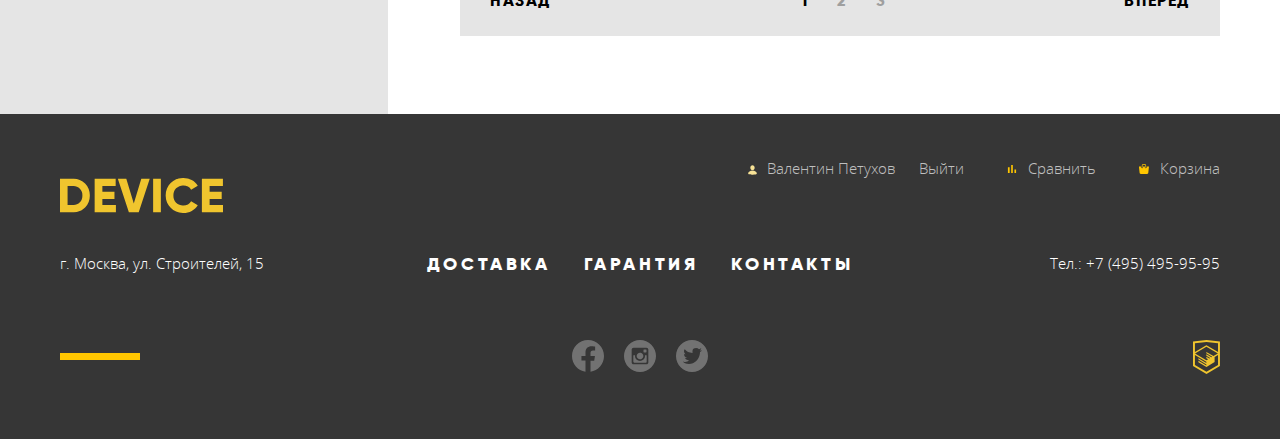
<file: catalog.html>
<!DOCTYPE html>
<html lang="ru">
<head>
  <meta charset="utf-8">
  <title>Моноподы для селфи</title>
  <link rel="icon" href="favicon.ico">
  <link rel="stylesheet" href="css/normalize.css">
  <link rel="stylesheet" href="css/style.css">
</head>
<body>
  <header>
    <nav class="nav-header-bar item-page">
      <div class="nav-wrapper">
        <a class="logo" href="index.html">
          <img src="img/device_header.svg" width="163" height="35" alt="Девайс">
        </a>
        <div class="nav-user">
          <form class="search" action="https://echo.htmlacademy.ru" method="post">
            <label class="visually-hidden" for="search">Поиск</label>
            <input type="search" id="search" placeholder="Поиск по сайту">
            <button class="search-button" type="submit">НАЙТИ</button>
          </form>
          <section class="user-items authorized">
            <div>
              <a class="user-item user" href="#">Валентин Петухов</a>
              <a class="logout" href="#">Выйти</a>
            </div>
            <div>
              <a class="user-item compare" href="#">Сравнить</a>
              <a class="user-item cart" href="#">Корзина</a>
            </div>
          </section>
        </div>
        <ul class="nav-main">
          <li><a class="catalog" href="catalog.html">Каталог товаров</a>
            <div class="dropdown-catalog-menu">
              <ul>
                <li><a href="#">Виртуальная реальность</a></li>
                <li><a href="catalog.html">Моноподы для селфи</a></li>
                <li><a href="#">Экшн-камеры</a></li>
              </ul>
              <ul>
                <li><a href="#">Фитнесс-браслеты</a></li>
                <li><a href="#">Умные часы</a></li>
              </ul>
              <ul>
                <li><a href="#">Квадрокоптер</a></li>
              </ul>
            </div>
          </li>
          <li><a class="nav-main-item" href="#">Доставка</a></li>
          <li><a class="nav-main-item" href="#">Гарантия</a></li>
          <li><a class="nav-main-item" href="#">Контакты</a></li>
        </ul>
      </div>
    </nav>
  </header>
  <main>
    <h1 class="catalog-heading container-catalog">Моноподы для селфи</h1>
    <ul class="breadcrumbs container-catalog">
      <li class="breadcrumb"><a href="index.html">Главная</a></li>
      <li class="breadcrumb"><a href="#">Каталог товаров</a></li>
      <li class="breadcrumb current"><a href="#">Моноподы для селфи</a></li>
    </ul>
    <section class="catalog-page">
      <header class="catalog-page-wrapper">
        <h2 class="filter-title">ФИЛЬТР:</h2>
        <div class="item-sort">
          <h2 class="sorting-title">СОРТИРОВКА:</h2>
          <ul class="sort">
            <li>
              <a class="sort-item current" href="#">По цене</a>
            </li>
            <li>
              <a class="sort-item" href="#">По типу</a>
            </li>
            <li>
              <a class="sort-item" href="#">По популярности</a>
            </li>
          </ul>
          <ul class="triangle-controls">
            <li><a href="#" class="up-triangle" aria-label="Кнопка сортировки по возрастанию"></a></li>
            <li><a href="#" class="down-triangle" aria-label="Кнопка сортировки по убыванию"></a></li>
          </ul>
        </div>
      </header>
      <div class="catalog-body">
        <div class="catalog-page-wrapper">
          <aside class="catalog-body-filter">
            <form method="get" action="https://echo.htmlacademy.ru">
              <fieldset>
                <legend class="filter-item-heading">Стоимость</legend>
                <div class="range-filter">
                  <div class="range-controls">
                    <div class="scale">
                      <div class="bar" style="width: 55%; margin-left: 0%"></div>
                    </div>
                    <button type="button" class="toggle toggle-min" tabindex="0" style="left: 0%" aria-label="Ползунок минимальной цены"></button>
                    <button type="button" class="toggle toggle-max" tabindex="0" style="left: 55%" aria-label="Ползунок максимальноцй цены"></button>
                    <div class="price-controls">
                      <label class="min-price">
                        от <input class="toggle-price" type="number" name="min-price" value="0">
                      </label>
                      <label class="max-price">
                        до <input class="toggle-price" type="number" name="max-price" value="5000">
                      </label>
                    </div>
                  </div>
                </div>
              </fieldset>
              <fieldset>
                <legend class="filter-item-heading">Цвет</legend>
                <ul class="filter-options">
                  <li class="filter-option filter-checkbox" tabindex="0">
                    <input class="visually-hidden" type="checkbox" name="black" id="filter-black" checked>
                    <label for="filter-black">Чёрный</label>
                  </li>
                  <li class="filter-option filter-checkbox" tabindex="0">
                    <input class="visually-hidden" type="checkbox" name="white" id="filter-white">
                    <label for="filter-white">Белый</label>
                  </li>
                  <li class="filter-option filter-checkbox" tabindex="0">
                    <input class="visually-hidden" type="checkbox" name="blue" id="filter-blue" checked>
                    <label for="filter-blue">Синий</label>
                  </li>
                  <li class="filter-option filter-checkbox" tabindex="0">
                    <input class="visually-hidden" type="checkbox" name="red" id="filter-red" checked>
                    <label for="filter-red">Красный</label>
                  </li>
                  <li class="filter-option filter-checkbox" tabindex="0">
                    <input class="visually-hidden" type="checkbox" name="pink" id="filter-pink">
                    <label for="filter-pink">Розовый</label>
                  </li>
                </ul>
              </fieldset>
              <fieldset>
                <legend class="filter-item-heading">Bluetooth</legend>
                <ul class="filter-options">
                  <li class="filter-option filter-radio" tabindex="0">
                    <input class="visually-hidden" type="radio" name="bluetooth" id="have-bt" checked>
                    <label for="have-bt">Есть</label>
                  </li>
                  <li class="filter-option filter-radio" tabindex="0">
                    <input class="visually-hidden" type="radio" name="bluetooth" id="none-bt">
                    <label for="none-bt">Нет</label>
                  </li>
                </ul>
              </fieldset>
              <button type="submit" class="button show">Показать</button>
            </form>
          </aside>
          <section class="catalog-list">
            <ul class="products">
              <li class="product">
                <img class="product-picture" src="img/item1.jpg" width="360" height="380" alt="Любительская селфи-палка">
                <div class="product-info">
                  <a href="#">
                    <h3 class="product-name">Любительская селфи-палка</h3>
                  </a>
                  <p class="price">1 100 руб.</p>
                </div>
                <div class="product-controls">
                  <button class="button add-to-cart" type="button">В корзину</button>
                  <button class="add-to-comparison" type="button">Добавить к сравнению</button>
                </div>
              </li>
              <li class="product">
                <img class="product-picture" src="img/item2.jpg" width="360" height="380" alt="Профессиональная селфи-палка">
                <div class="product-info">
                  <a href="#">
                    <h3 class="product-name">Профессиональная<br> селфи-палка</h3>
                  </a>
                  <p class="price">1 500 руб.</p>
                </div>
                <div class="product-controls">
                  <button class="button add-to-cart" type="button">В корзину</button>
                  <button class="add-to-comparison" type="button">Добавить к сравнению</button>
                </div>
              </li>
              <li class="product">
                <img class="product-picture" src="img/item3.jpg" width="360" height="380" alt="Непотопляемая селфи-палка">
                <div class="product-info">
                  <a href="#">
                    <h3 class="product-name">Непотопляемая<br> селфи-палка</h3>
                  </a>
                  <p class="price">1 500 руб.</p>
                </div>
                <div class="product-controls">
                  <button class="button add-to-cart" type="button">В корзину</button>
                  <button class="add-to-comparison" type="button">Добавить к сравнению</button>
                </div>
              </li>
              <li class="product new-product">
                <img class="product-picture" src="img/item4.jpg" width="360" height="380" alt="Селфи-палка «Следуй за мной»">
                <div class="product-info">
                  <a href="#">
                    <h3 class="product-name">Селфи-палка «Следуй за мной»</h3>
                  </a>
                  <p class="price">1 900 руб.</p>
                </div>
                <div class="product-controls">
                  <button class="button add-to-cart" type="button">В корзину</button>
                  <button class="add-to-comparison" type="button">Добавить к сравнению</button>
                </div>
              </li>
            </ul>
            <ul class="pagination">
              <li class="control"><a href="#">НАЗАД</a></li>
              <li>
              <ul class="page-numeration">
                <li class="page-number current"><a href="#">1</a></li>
                <li class="page-number"><a href="#">2</a></li>
                <li class="page-number"><a href="#">3</a></li>
              </ul>
            </li>
              <li class="control"><a href="#">ВПЕРЕД</a></li>
            </ul>
          </section>
        </div>
      </div>
    </section>
  </main>
  <footer>
    <div class="container">
      <div class="footer-nav">
        <a class="logo-footer" href="index.html">
          <img src="img/device_footer.svg" width="163" height="35" alt="Девайс">
        </a>
        <div>
          <section class="nav-user-footer">
            <div>
              <a class="user-item footer user" href="#">Валентин Петухов</a>
              <a class="logout footer" href="#">Выйти</a>
            </div>
            <div>
              <a class="user-item footer compare" href="#">Сравнить</a>
            </div>
            <div>
              <a class="user-item footer cart" href="#">Корзина</a>
            </div>
          </section>
        </div>
      </div>
      <div class="contact-info">
        <p class="address">г. Москва, ул. Строителей, 15</p>
        <a class="phone" href="tel:+74954959595">Тел.: +7 (495) 495-95-95</a>
        <ul class="nav-main-footer">
          <li class="nav-main-item-footer"><a href="#">Доставка</a></li>
          <li class="nav-main-item-footer"><a href="#">Гарантия</a></li>
          <li class="nav-main-item-footer"><a href="#">Контакты</a></li>
        </ul>
      </div>
      <div class="links">
        <div class="footer-rectangle"></div>
        <ul class="socials">
          <li class="social-item">
            <a href="#"><span class="visually-hidden">Фэйсбук</span><img src="img/facebook.svg" width="32" height="32" alt="Фэйсбук"></a>
          </li>
          <li class="social-item">
            <a href="#"><span class="visually-hidden">Инстаграм</span><img src="img/instagram.svg" width="32" height="32" alt="Инстаграм"></a>
          </li>
          <li class="social-item">
            <a href="#"><span class="visually-hidden">Твиттер</span><img src="img/twitter.svg" width="32" height="32" alt="Твиттер"></a>
          </li>
        </ul>
        <a class="logo-copyright" href="https://htmlacademy.ru/intensive/htmlcss">
          <img src="img/logo_htmlacademy.svg" width="27" height="34" alt="HTML Академия">
        </a>
      </div>
    </div>
  </footer>
</body>
</html>
</file>
<file: css/style.css>
@font-face {
  font-family: "Gilroy";
  src:
    url("../fonts/gilroyextrabold.woff2") format("woff2"),
    url("../fonts/gilroyextrabold.woff") format("woff");
  font-weight: 800;
  font-style: normal;
}


@font-face {
  font-family: "Gilroy";
  src:
    url("../fonts/gilroylight.woff2") format("woff2"),
    url("../fonts/gilroylight.woff") format("woff");
  font-weight: 300;
  font-style: normal;
}


@font-face {
  font-family: "Open Sans";
  src:
    url("../fonts/opensans.woff2") format("woff2"),
    url("../fonts/opensans.woff") format("woff");
  font-weight: normal;
  font-style: normal;
}


@font-face {
  font-family: "Open Sans";
  src:
    url("../fonts/opensanslight.woff2") format("woff2"),
    url("../fonts/opensanslight.woff") format("woff");
  font-weight: 300;
  font-style: normal;
}

/* Variables */

:root {
  --basic-black: #000000;
  --basic-white: #FFFFFF;
  --special-yellow: #F7E296;
  --special-yellow-dark: #F0C52E;
  --basic-grey-light: #E5E5E5;
  --brighter-special-yellow-dark: #FFC600;
  --special-green: #91C92F;
  --footer: #363636;
  --basic-grey: #D9D9D9;
  --modal-input-bckrd: #F2F2F2;
  --dot-range-grey: #C4C4C4;
  --error-background: #F6DADA;
}


/*Global*/


html {
  height: 100%;
}


body {
  min-width: 1160px;
  margin: 0;
  padding: 0;
  font-family: "Gilroy", Tahoma;
  font-weight: 800;
  font-size: 15px;
  line-height: 20px;
  color: var(--basic-black);

  min-height: 100%;
  display: grid;
  grid-template-rows: min-content 1fr min-content;
  align-content: start;
}


a {
  text-decoration: none;
  color: var(--basic-black);
}


img {
  max-width: 100%;
  height: auto;
}


ul {
  list-style: none;
}


.visually-hidden {
  position: absolute;
  width: 1px;
  height: 1px;
  margin: -1px;
  border: 0;
  padding: 0;
  white-space: nowrap;
  clip-path: inset(100%);
  clip: rect(0 0 0 0);
  overflow: hidden;
}


.nav-header-bar {
  background: linear-gradient(to bottom, transparent 20px, #F7E296 20px);
  width: 1160px;
  margin: auto;
  margin-top: 20px;
}


.dropdown-catalog-menu {
  visibility: hidden;
  position: absolute;
  display: flex;
  box-sizing: border-box;
  width: 1160px;
  left: -60px;
  padding: 30px 60px;
  background: var(--special-yellow);
  font-family: "Open Sans", Arial, sans-serif;
  font-style: normal;
  font-weight: 300;
  font-size: 15px;
  line-height: 20px;
  letter-spacing: initial;
  text-transform: initial;
  z-index: 100;
}


.dropdown-catalog-menu ul {
  padding: 0;
}


.dropdown-catalog-menu ul:not(:last-child) {
  margin-right: 61px;
}


.dropdown-catalog-menu li {
  margin-bottom: 15px;
}


.dropdown-catalog-menu li:hover {
  opacity: 0.6;
}


.dropdown-catalog-menu li:active {
  opacity: 0.3;
}


.nav-main li:hover .dropdown-catalog-menu,
.catalog:focus+.dropdown-catalog-menu {
  visibility: visible;
}


.dropdown-catalog-menu:focus-within {
  visibility: visible;
}


.wrapper {
  padding: 0 60px;
}

.nav-wrapper {
  margin: 0 auto;
  padding: 0 57px 0 60px;
}


.logo {
  margin-bottom: 44px;
}


.nav-user {
  font-family: "Open Sans", Arial, sans-serif;
  font-weight: 300;
  font-size: 15px;
  line-height: 20px;
  display: grid;
  grid-template-columns: 1fr 1fr;
  gap: 40px;
  padding: 0;
  margin: 0;
  margin-bottom: 35px;
  margin-top: 9px;
  height: 50px;
}


.user-items {
  display: flex;
  flex-wrap: wrap;
  justify-content: space-between;
  align-items: center;
  margin: 0;
  padding: 0;
}


.cart {
  margin: 0 4px 0 38px;
}


.search {
  align-self: center;
  width: 402px;
  position: relative;
  padding-left: 38px;
}


.search:before {
  content: "";
  width: 16px;
  height: 16px;
  top: 5px;
  left: 0;
  position: absolute;
  background-image: url("../img/search.svg");
  background-repeat: no-repeat;
}


input[type="search"]:focus+.search-button,
input[type="search"]:focus+.search-button:after {
  visibility: visible;
}


.user-item {
  position: relative;
  display: inline-block;
  vertical-align: top;
  padding-left: 24px;
}


.user:before,
.log:before {
  content: "";
  width: 13px;
  height: 14px;
  top: 6px;
  left: 3px;
  position: absolute;
  background-image: url("../img/user.svg");
  background-repeat: no-repeat;
}


.compare:before {
  content: "";
  width: 14px;
  height: 14px;
  top: 6px;
  left: 3px;
  position: absolute;
  background-image: url("../img/compare.svg");
  background-repeat: no-repeat;
}


.cart:before {
  content: "";
  width: 14px;
  height: 14px;
  top: 6px;
  left: 3px;
  position: absolute;
  background-image: url("../img/cart.svg");
  background-repeat: no-repeat;
}


.nav-main {
  position: relative;
  display: grid;
  grid-template-columns: 1fr 1fr;
  gap: 40px;
  padding: 0;
  margin: 0;
  padding-bottom: 50px;
}


.landing-page {
  padding-bottom: 30px;
}


.catalog {
  grid-column: 1 / 2;
  grid-row: 1 / 2;
}


.nav-main li:nth-child(2),
.nav-main li:nth-child(3),
.nav-main li:nth-child(4) {
  grid-column: 2 / 3;
  grid-row: 1 / 2;
}


.nav-main>li:nth-child(3) {
  margin-left: 160px;
}


.nav-main li:nth-child(4) {
  justify-self: end;
}


.user-item:hover {
  opacity: 0.6;
}


.user-item:active {
  opacity: 0.3;
}


.catalog {
  position: relative;
  padding-right: 30px;
}


.catalog:after {
  content: "";
  position: absolute;
  width: 15px;
  height: 15px;
  top: 3px;
  right: 0px;
  background: url("../img/catalog_expand.svg");
}


.nav-main,
.button,
.catalog {
  font-size: 18px;
  line-height: 22px;
  text-transform: uppercase;
  letter-spacing: 0.2em;
}


.nav-main-item:hover,
.catalog:hover {
  opacity: 0.6;
}


.nav-main-item:active,
.catalog:active {
  opacity: 0.3;
}


input[type="search"] {
  border: none;
  background: none;
  font-weight: 300;
}


input[type="search"]::placeholder {
  font-weight: 300;
  color: var(--basic-black);
  opacity: 0.3;
}


input[type="search"]:hover::placeholder {
  font-weight: 300;
  color: var(--basic-black);
  opacity: 0.6;
}


.search-button {
  visibility: hidden;
  position: absolute;
  right: 0;
  bottom: -15px;
  background: none;
  font: inherit;
  border: 2px solid #000000;
  box-sizing: border-box;
  padding: 13px 15px;
}


.search-button:after {
  visibility: hidden;
  content: "";
  position: absolute;
  width: 440px;
  height: 2px;
  right: 0;
  bottom: -2px;
  background: var(--basic-black);
}


.search-button:hover {
  color: var(--basic-white);
  background: var(--basic-black);
}


.search-button:active {
  color: rgba(255, 255, 255, 0.3);
}


.logo:hover,
.logo-footer:hover,
.logo-copyright:hover {
  opacity: 0.6;
}


.logo:active,
.logo-footer:active,
.logo-copyright:active {
  opacity: 0.3;
}


.button {
  display: inline-block;
  vertical-align: middle;
  text-transform: uppercase;
  text-decoration: none;
  padding: 10px 0;
  text-align: center;
  position: relative;
  z-index: 100;
}


.button:before {
  content: "";
  display: inline-block;
  vertical-align: middle;
  width: 100%;
  height: 8px;
  background-color: var(--special-yellow-dark);
  position: absolute;
  top: calc(50% - 4px);
  z-index: -1;
  left: 0;
  transition: all 0.2s ease-out;
}


.button:hover:before {
  height: 100%;
  top: 0;
  transition: all 0.2s ease-out;
}


.button:active {
  color: rgba(0, 0, 0, 0.3);
}


.service-info {
  display: flex;
  flex-wrap: wrap;
  justify-content: space-between;
  margin: 0;
  padding: 0;
  display: none;
}


.service-info img {
  position: relative;
  top: 0;
}


.service-info h2 {
  letter-spacing: 0.2em;
  margin: 3px 0 40px 0;
  padding: 0;
}


.service-current {
  display: block;
}


.service-buttons {
  position: relative;
}


.buttons-wrapper {
  margin-top: 80px;
}


.service-buttons:after {
  content: "";
  position: absolute;
  right: 0px;
  bottom: -62px;
  width: 7px;
  height: 320px;
  background: var(--basic-black);
}


.service-button {
  display: inline-block;
  vertical-align: middle;
  text-transform: uppercase;
  text-decoration: none;
  padding: 10px 0;
  margin-bottom: 20px;
  width: 160px;
  position: relative;
  z-index: 100;
  cursor: pointer;
}


.service-button:before {
  content: "";
  display: inline-block;
  vertical-align: middle;
  width: 100%;
  height: 8px;
  background-color: var(--special-yellow-dark);
  position: absolute;
  top: calc(50% - 4px);
  z-index: -1;
  left: 0;
  transition: all 0.2s ease-out;
}


.service-button:hover:before {
  height: 100%;
  top: 0;
  transition: all 0.2s ease-out;
}


.service-button:active {
  color: var(--special-yellow);
}


.service-button:active:before {
  background-color: var(--basic-black);
  width: 284px;
}


.service-button.current {
  color: var(--special-yellow);
}


.service-button.current:before {
  background-color: var(--basic-black);
  width: 284px;
  height: 100%;
  top: 0;
}


.services-wrapper {
  height: 388px;
  background: linear-gradient(to bottom, transparent 100px, #E5E5E5 100px);
  margin-bottom: 90px;
}


.service-sliders {
  margin: 0;
  padding: 0;
}


.services {
  position: relative;
  padding: 0;
  margin: 0;
  display: grid;
  grid-template-columns: 284px 1fr;
  gap: 116px;
}


.service-buttons {
  padding: 0;
  margin: 0;
}


.service-info {
  margin-top: 68px;
  height: 320px;
}


.delivery:after {
  content: "";
  position: absolute;
  background: url("../img/delivery.svg");
  width: 136px;
  height: 164px;
  background-repeat: no-repeat;
  right: 0;
  top: 70px;
}


.warranty:after {
  content: "";
  position: absolute;
  background: url("../img/warranty.svg");
  width: 171px;
  height: 195px;
  background-repeat: no-repeat;
  right: 0;
  top: 52px;
}


.credit:after {
  content: "";
  position: absolute;
  background: url("../img/credit.svg");
  width: 156px;
  height: 188px;
  background-repeat: no-repeat;
  right: 0;
  top: 48px;
}


.brands {
  display: grid;
  grid-template-columns: repeat(4, 260px);
  justify-content: space-between;
}


.brands-wrapper {
  margin-bottom: 90px;
}


.dji {
  filter: grayscale(100%);
  opacity: 0.2;
}


.spgadgets {
  filter: grayscale(100%);
  opacity: 0.2;
}


.gopro {
  filter: grayscale(100%);
  opacity: 0.2;
}


.vive {
  filter: grayscale(100%);
  opacity: 0.2;
}


.dji:hover {
  filter: none;
  opacity: 1;
}


.spgadgets:hover {
  filter: none;
  opacity: 1;
}


.gopro:hover {
  filter: none;
  opacity: 1;
}


.vive:hover {
  filter: none;
  opacity: 1;
}


footer {
  background: var(--footer);
  padding: 44px 0 60px 0;
}


.nav-main-item-footer a,
.address,
.phone {
  color: var(--basic-white);
}


.nav-main-item-footer:hover {
  opacity: 0.6;
}


.nav-main-item-footer:active {
  opacity: 0.3;
}


.user-item.footer {
  color: rgba(255, 255, 255, 0.7);
}


.logout.footer {
  opacity: 1;
  color: rgba(255, 255, 255, 0.7);
}


h1,
h2,
h3 {
  font-size: 47px;
  line-height: 58px;
}


.description,
.address,
.phone {
  font-size: 15px;
  font-family: "Open Sans", Arial, sans-serif;
  font-weight: 300;
}


/* Catalog */


.container-catalog {
  width: 1040px;
  margin: auto;
  padding: 0;
}


.nav-header-bar.item-page {
  margin-bottom: 44px;
}


.catalog-heading {
  margin-bottom: 30px;
}


.breadcrumb a {
  font-family: "Open Sans", Arial, sans-serif;
  font-weight: 300;
  font-size: 14px;
  line-height: 19px;
  background: none;
  border: none;
  opacity: 0.3;
}


.breadcrumb a:hover {
  opacity: 0.6;
}


.breadcrumb a:active {
  opacity: 0.1;
}


.breadcrumb.current a {
  cursor: initial;
}


.breadcrumb.current a:hover {
  opacity: 0.3;
}


.breadcrumb.current a:active {
  opacity: 0.3;
}


label {
  font-family: "Open Sans", Arial, sans-serif;
  font-weight: 300;
  font-size: 14px;
  line-height: 38px;
}


.pagination {
  display: flex;
  background: var(--basic-grey-light);
  font-size: 16px;
  line-height: 20px;
  justify-content: space-between;
  margin: 0 0 78px 72px;
  padding: 0;
}


.pagination li:nth-child(2) {
  align-self: center;
}


.page-numeration {
  display: flex;
  flex-wrap: wrap;
}


.page-number {
  align-self: center;
  margin-right: 30px;
  opacity: 0.3;
}


.page-number:hover {
  opacity: 0.6;
}


.page-number.current,
.page-number:active {
  opacity: 1;
}


.control {
  box-sizing: border-box;
  display: block;
  padding: 25px 30px;
  font: inherit;
  letter-spacing: 0.1em;
}


.control:hover {
  background: var(--basic-grey);
}


.control:active {
  opacity: 0.3;
}


.logout {
  opacity: 0.3;
  margin-left: 20px;
}


.logout:hover {
  opacity: 0.6;
}


.logout:active {
  opacity: 0.3;
}


.container {
  width: 1160px;
  margin: auto;
  padding: 0;
}


.promoblock {
  position: relative;
  padding: 0;
  margin: auto;
  width: 1160px;
}


.slider {
  line-height: 20px;
}


.sliders {
  padding: 0;
  margin: 0;
}


.slider-head {
  margin-bottom: 25px;
  margin-top: 100px;
}


.slider-head:before {
  content: "";
  position: absolute;
  width: 100px;
  height: 7px;
  background: var(--basic-white);
  top: 40px;
}


.slider-item .button {
  width: 220px;
  margin-bottom: 50px;
}


.slider-controls {
  position: absolute;
  display: flex;
  width: 72px;
  justify-content: space-between;
  bottom: 132px;
  right: 88px;
}


.slider-button {
  position: relative;
  padding: 0;
  width: 12px;
  height: 12px;
  background-color: transparent;
  border: 1px solid #000000;
  border-radius: 50%;
  box-sizing: border-box;
  cursor: pointer;
}


.current-slide-button:before {
  content: "";
  position: absolute;
  width: 6px;
  height: 6px;
  left: 50%;
  top: 50%;
  transform: translate(-50%, -50%);
  background-color: transparent;
  border: 1px solid #000000;
  border-radius: 50%;
  box-sizing: border-box;
  cursor: pointer;
}


.slider-item {
  position: relative;
  display: grid;
  grid-template-columns: 1fr 1fr;
  gap: 40px;
  background: linear-gradient(to bottom, #F7E296 135px, transparent 135px);
  margin-bottom: 116px;
  display: none;
}


.slider-item::before {
  position: absolute;
  right: 49px;
  top: -10px;
  content: "01";
  color: var(--basic-white);
  font-size: 179px;
  line-height: 219px;
  text-transform: uppercase;
}


.slider-item:nth-child(2)::before {
  position: absolute;
  right: 49px;
  top: -10px;
  content: "02";
  color: var(--basic-white);
  font-size: 179px;
  line-height: 219px;
  text-transform: uppercase;
}


.slider-item:nth-child(3)::before {
  position: absolute;
  right: 49px;
  top: -10px;
  content: "03";
  color: var(--basic-white);
  font-size: 179px;
  line-height: 219px;
  text-transform: uppercase;
}



.slider-img {
  align-self: center;
  justify-self: center;
}


.slider-info {
  grid-column: 2 / -1;
  z-index: 1;
}


.slider-info p {
  margin-bottom: 50px;
}


.slide-current {
  display: grid;
}


.footer-nav {
  display: grid;
  grid-template-rows: 20px 1fr;
  margin-bottom: 35px;
}


.footer-nav div:nth-child(2) {
  justify-self: end;
  vertical-align: bottom;
}


.logo-footer {
  padding: 0;
  margin: 0;
  order: 1;
  justify-self: start;
}


.nav-user-footer {
  display: flex;
  font-family: "Open Sans", Arial, sans-serif;
  font-weight: 300;
  font-size: 15px;
  line-height: 20px;
  padding: 0;
  margin: 0;
}


.cart.footer {
  margin: 0;
}


.nav-user-footer div:first-child,
.compare.footer {
  margin-right: 40px;
}



.log.footer:before {
  content: "";
  width: 13px;
  height: 14px;
  top: 6px;
  left: 3px;
  position: absolute;
  background-image: url("../img/user_footer.svg");
  background-repeat: no-repeat;
}


.user.footer:before {
  content: "";
  width: 13px;
  height: 14px;
  top: 5px;
  left: 3px;
  position: absolute;
  background-image: url("../img/log__user_footer.svg");
  background-repeat: no-repeat;
}


.compare.footer:before {
  content: "";
  width: 14px;
  height: 14px;
  top: 6px;
  left: 3px;
  position: absolute;
  background-image: url("../img/compare_footer.svg");
  background-repeat: no-repeat;
}


.cart.footer:before {
  content: "";
  width: 14px;
  height: 14px;
  top: 6px;
  left: 3px;
  position: absolute;
  background-image: url("../img/cart_footer.svg");
  background-repeat: no-repeat;
}


.contact-info {
  display: grid;
  grid-template-columns: 333px 1fr 333px;
  margin-bottom: 65px;
}


.address {
  padding: 0;
  margin: 0;
}


.nav-main-footer {
  display: flex;
  flex-wrap: wrap;
  justify-content: center;
  padding: 0;
  margin: 0;
  font-size: 18px;
  line-height: 22px;
  text-transform: uppercase;
  letter-spacing: 0.2em;
}


.nav-main-item-footer:not(:last-child) {
  margin-right: 33px;
}


.phone {
  padding: 0;
  margin: 0;
  order: 1;
  justify-self: end;
}


.links {
  display: grid;
  grid-template-columns: 1fr 1fr 1fr;
}


.footer-rectangle {
  content: "";
  width: 80px;
  height: 7px;
  background: #FFC600;
  margin-top: 13px;
}


.socials {
  padding: 0;
  margin: 0;
  display: flex;
  flex-wrap: wrap;
  justify-self: center;
}


.social-item:not(:last-child) {
  margin-right: 20px;
}


.logo-copyright {
  padding: 0;
  margin: 0;
  margin-left: 55px;
  justify-self: end;
}


.social-item:hover {
  opacity: 0.6;
}


.social-item:active {
  opacity: 0.3;
}


.catalog-page {
  width: 100%;
  background: linear-gradient(to right, #dcdcdc 0%, #dcdcdc 45%, #E5E5E5 50%, #E5E5E5 100%);
}


.catalog-page-wrapper {
  width: 1100px;
  margin: 0 auto;
  padding-left: 60px;
  display: flex;
}


.catalog-body {
  width: 100%;
  background: linear-gradient(to right, #E5E5E5 0%, #E5E5E5 45%, #fff 50%, #fff 100%);
}


.filter-title {
  width: 294px;
  padding-top: 25px;
  background: #dbdbdb;
}


.catalog-body-filter,
.filter-title,
.sorting-title {
  box-sizing: border-box;
}


.catalog-body-filter {
  padding-right: 68px;
  padding-top: 70px;
  background: var(--basic-grey-light);
}


.sort {
  display: flex;
  flex-wrap: wrap;
  margin-top: 25px;
}


.sort-item {
  font-family: "Open Sans", Arial, sans-serif;
  font-weight: 400;
  font-size: 14px;
  line-height: 19px;
  background: none;
  border: none;
  opacity: 0.3;
  margin-right: 30px;
}


.sort-item:hover {
  opacity: 0.6;
}


.sort-item:active,
.sort-item.current {
  opacity: 1;
}


.item-sort {
  position: relative;
  display: flex;
  flex-wrap: wrap;
  padding-left: 72px;
  padding-bottom: 10px;
  width: 832px;
  background: var(--basic-grey-light);
}


.catalog-list {
  background: var(--basic-white);
}


.filter-title,
.sorting-title {
  margin: 0;
  font-size: 16px;
  line-height: 20px;
  letter-spacing: 0.1em;
}


.sorting-title {
  padding-top: 25px;
  margin-right: 32px;
}


.button.show,
.button.add-to-cart {
  border: none;
  background: none;
  width: 200px;
  font-style: normal;
  font-weight: 800;
}


.breadcrumbs {
  display: flex;
  justify-content: flex-start;
  flex-wrap: wrap;
}


.breadcrumb {
  position: relative;
  margin-right: 40px;
  margin-bottom: 50px;
}


.breadcrumb:before,
.breadcrumb:after {
  content: "";
  display: block;
  width: 5px;
  height: 1.5px;
  position: absolute;
  background: var(--basic-black);
  opacity: 1;
  right: -24px;
}


.breadcrumb:before {
  transform: rotate(45deg);
  top: 8px;
}


.breadcrumb:after {
  transform: rotate(-45deg);
  top: 11px;
}


.breadcrumb.current:before,
.breadcrumb.current:after {
  display: none;
}


.features {
  font-weight: 300;
  display: flex;
  flex-wrap: wrap;
  margin: 0;
}

.feature-item {
  display: grid;
}


.feature-value {
  order: -1;
  margin: 0;
  margin-bottom: 12px;
  font-size: 36px;
  line-height: 42px;
  letter-spacing: 0.1em;
  margin-right: 62px;
}


.feature-name {
  margin: 0;
  font-size: 13px;
  line-height: 15px;
  letter-spacing: 0.1em;
}


.products {
  display: grid;
  grid-template-columns: 1fr 1fr;
  column-gap: 40px;
  padding: 0;
  margin: 70px 0 0 72px;
}


.products li {
  position: relative;
  margin-bottom: 22px;
}


.product-picture {
  margin-bottom: 12px;
}


.new-product:after {
  content: "";
  position: absolute;
  background: url("../img/new_mark.svg");
  width: 62px;
  height: 62px;
  top: 29px;
  right: 27px;
}


.product-info {
  display: grid;
  grid-template-columns: 270px 1fr;
}


.product-name {
  font-weight: 800;
  font-size: 18px;
  line-height: 22px;
  letter-spacing: 0.05em;
}


.price {
  font-size: 16px;
  line-height: 18px;
  letter-spacing: 0.05em;
  font-weight: 300;
  justify-self: end;
  padding-top: 5px;
}


.product-controls {
  opacity: 0;
  position: absolute;
  top: 0;
  width: 360px;
  height: 380px;
  background: rgba(238, 238, 238, 0.7);
}


.product-controls:hover {
  opacity: 1;
  transition: 0.3s;
}


.button.add-to-cart {
  border: none;
  background: none;
  width: 200px;
  font-style: normal;
  font-weight: 800;
  margin: 170px 80px 10px;
}


.add-to-comparison {
  font-family: "Open Sans", Arial, sans-serif;
  font-style: normal;
  font-weight: 300;
  font-size: 13px;
  line-height: 18px;
  letter-spacing: 0.1em;
  width: 180px;
  background: none;
  border: red;
  opacity: 0.5;
  margin: 0 90px;
}


.add-to-comparison:hover {
  opacity: 1;
}


.add-to-comparison:active {
  opacity: 0.2;
}


.catalog-body-filter fieldset {
  border: none;
  padding: 0;
  margin: 0;
}


.goods-nav {
  padding: 0;
  margin: 0;
  margin-bottom: 69px;
  display: grid;
  grid-template-columns: repeat(6, 160px);
  justify-content: space-between;
}


.goods {
  font-size: 18px;
  line-height: 22px;
  letter-spacing: 0.05em;
}


.goods-img {
  display: flex;
  align-items: center;
  justify-content: center;
  background: var(--special-yellow);
  width: 160px;
  height: 160px;
  margin-bottom: 38px;
}


.goods-img:hover {
  background: var(--special-yellow-dark);
}


.goods:active p,
.goods:active svg {
  opacity: 0.3;
}


.range-filter {
  margin: 24px 0 38px 0;
}


.range-controls {
  position: relative;
}


.scale {
  height: 2px;
  background: rgb(0, 0, 0, 0.2);
  margin: 35px 0 17px 0;
}


.bar {
  height: 2px;
  width: 70%;
  background: var(--special-green);
}


.toggle {
  position: absolute;
  top: -9px;
  left: 0px;
  width: 20px;
  height: 20px;
  padding: 0;
  border: 8px solid #fff;
  background: var(--dot-range-grey);
  border-radius: 50%;
  box-shadow: 0px 2px 2px rgba(0, 0, 0, 0.18);
  cursor: pointer;
}


.toggle-min {
  left: 0px;
}


.toggle-max {
  left: 110px;
}


.filter-option label {
  position: relative;
  display: block;
  cursor: pointer;
  user-select: none;

}


.filter-checkbox input+label::before {
  content: "";
  position: absolute;
  left: -40px;
  top: 6px;
  width: 20px;
  height: 20px;
  border: 2px solid #000000;
  border-radius: 2px;
}


.filter-checkbox input:checked+label::after {
  content: "";
  position: absolute;
  top: 13px;
  left: -34px;
  width: 14px;
  height: 11px;
  background: url("../img/check_mark.svg");
  background-repeat: no-repeat;
  background-position: 0 0;
}


.filter-radio input+label::before {
  content: "";
  position: absolute;
  left: -40px;
  top: 5px;
  width: 20px;
  height: 20px;
  border: 2px solid #000000;
  border-radius: 50%;
}


.filter-radio input:checked+label::after {
  content: "";
  position: absolute;
  top: 13px;
  left: -32px;
  width: 8px;
  height: 8px;
  border-radius: 50%;
  background: #000000;
  background-repeat: no-repeat;
  background-position: 0 0;
}


.filter-option label:hover::before,
.filter-option label:hover::after,
.filter-radio input:checked+label:active::before {
  opacity: 0.6;
}


.filter-option label:active::before,
.filter-option label:active::after {
  opacity: 1;
}


.filter-options {
  margin-bottom: 30px;
}


.filter-item-heading {
  font-size: 14px;
  line-height: 17px;
  letter-spacing: 0.1em;
  position: relative;
  padding-top: 14px;
  margin-bottom: 5px;
}


.filter-item-heading:before {
  content: "";
  position: absolute;
  width: 200px;
  height: 2px;
  top: 0;
  background: #000000;
}


.up-triangle:before {
  content: "";
  position: absolute;
  top: 30px;
  right: 36px;
  border-left: 6px solid transparent;
  border-right: 6px solid transparent;
  border-bottom: 10px solid #000;
  opacity: 0.2;
  background-repeat: no-repeat;
  background-position: 0 0;
}


.down-triangle:before {
  content: "";
  position: absolute;
  top: 30px;
  right: 4px;
  border-left: 6px solid transparent;
  border-right: 6px solid transparent;
  border-top: 10px solid #000;
  background-repeat: no-repeat;
  background-position: 0 0;
}


.up-triangle:hover,
.down-triangle:hover {
  opacity: 0.4;
}


.up-triangle:active,
.down-triangle:active {
  opacity: 1;
}


.about-title,
.contacts-title {
  position: relative;
  padding-top: 58px;
  letter-spacing: 0.2em;
  margin-top: 0;
  margin-bottom: 39px;
}


.about-title:before,
.contacts-title:before {
  content: "";
  display: block;
  position: absolute;
  top: 0;
  width: 80px;
  height: 7px;
  background: var(--basic-black);
}


.about {
  display: grid;
  grid-template-columns: 473px auto;
  gap: 127px;
  margin-bottom: 77px;
}


.about p {
  font-size: 15px;
  font-family: "Open Sans", Arial, sans-serif;
  font-weight: 300;
  line-height: 28px;
}


.about p:nth-child(2) {
  margin-bottom: 40px;
}


.about-us p:nth-child(3) {
  margin-bottom: 60px;
}


.about-us .button {
  margin-top: 46px;
}


.about .button {
  width: 260px;
}


.contacts .button {
  margin-top: 68px;
}


.delivery-partners {
  padding: 0;
  line-height: 28px;
  font-size: 16px;
}


.partner {
  position: relative;
  margin-bottom: 16px;
  padding-left: 30px;
}


.partner:before {
  content: "";
  position: absolute;
  display: block;
  left: 0;
  top: 10px;
  width: 4px;
  height: 4px;
  border: 2px solid #E5E5E5;
  border-radius: 50%;
}


.info {
  font-size: 15px;
  line-height: 30px;
  letter-spacing: 0.1em;
}


.label-form {
  display: block;
  font-family: "Gilroy", Tahoma, sans-serif;
  font-weight: 800;
  font-size: 18px;
  line-height: 22px;
  margin-bottom: 10px;
}


.username,
.user-email {
  display: block;
  width: 340px;
  font-size: 14px;
  line-height: 16px;
  border: none;
  background: var(--modal-input-bckrd);
  padding-top: 16px;
  padding-bottom: 15px;
  padding-left: 20px;
}


.username:hover,
.user-email:hover {
  background: #EAEAEA;
}


.username:focus,
.user-email:focus {
  background: transparent;
  outline: 2px solid #F7E296;
}


.username.invalid {
  background: var(--error-background);
}


.button.submit {
  border: none;
  background: none;
  width: 200px;
  font-style: normal;
  font-weight: 800;
}


.submit:before {
  background: var(--special-yellow);

}


.modal-feedback {
  display: none;
  position: fixed;
  top: 70px;
  right: 0;
  bottom: 0;
  left: 0;
  margin: auto;
  z-index: 101;
  background: var(--basic-white);
  width: 760px;
  bottom: auto;
  padding: 92px 100px 69px 100px;
  box-shadow: 0px 10px 16px rgba(0, 0, 0, 0.15);
}


.letter textarea {
  width: 740px;
  font-size: 14px;
  line-height: 19px;
  height: 167px;
  padding-top: 16px;
  padding-left: 20px;
  margin-bottom: 54px;
  border: none;
  resize: none;
  background: var(--modal-input-bckrd);
}


.letter textarea:hover {
  background: #EAEAEA;
}


.letter textarea:focus {
  background: transparent;
  outline: 2px solid #F7E296;
}


.user-data {
  display: flex;
  flex-wrap: wrap;
  justify-content: space-between;
}


.close {
  position: absolute;
  background: var(--special-yellow);
  opacity: 0.5;
  top: 20px;
  right: 20px;
  width: 55px;
  height: 55px;
  border-radius: 50%;
  cursor: pointer;
  border: none;
}


.close:after {
  content: "";
  position: absolute;
  width: 20px;
  height: 20px;
  top: 18px;
  left: 18px;
  background: url("../img/close_cross.svg");
  opacity: 0.7;
}


.close:hover {
  background: var(--special-yellow-dark);
  opacity: 1;
}


.close:active {
  opacity: 0.3;
}


.modal-map {
  display: none;
  position: fixed;
  top: 0;
  right: 0;
  bottom: 0;
  left: 0;
  margin: auto;
  z-index: 101;
  width: 960px;
  height: 572px;
  filter: drop-shadow(0px 10px 16px rgba(0, 0, 0, 0.15));
}


.modal-show {
  display: block;
  animation: bounce 0.6s;
}


.modal-error {
  animation: shake 0.6s;
}


.open-map:hover {
  cursor: pointer;
}


.map {
  margin: 0;
  padding: 0;
}




@keyframes bounce {
  0% {
    transform: translateY(-2000px);
  }

  70% {
    transform: translateY(30px);
  }

  90% {
    transform: translateY(-10px);
  }

  100% {
    transform: translateY(0);
  }
}


@keyframes shake {

  0%,
  100% {
    transform: translateX(0);
  }

  10%,
  30%,
  50%,
  70%,
  90% {
    transform: translateX(-10px);
  }

  20%,
  40%,
  60%,
  80% {
    transform: translateX(10px);
  }
}


.toggle-price {
  font-family: "Gilroy", Tahoma, sans-serif;
  font-style: normal;
  font-weight: 300;
  font-size: 14px;
  line-height: 16px;
  width: 65px;
  background: none;
  border: none;
}


.max-price,
.min-price {
  font-family: "Gilroy", Tahoma, sans-serif;
  font-style: normal;
  font-weight: 300;
  font-size: 14px;
  line-height: 16px;
}


iframe {
   visibility: visible;
}
</file>
